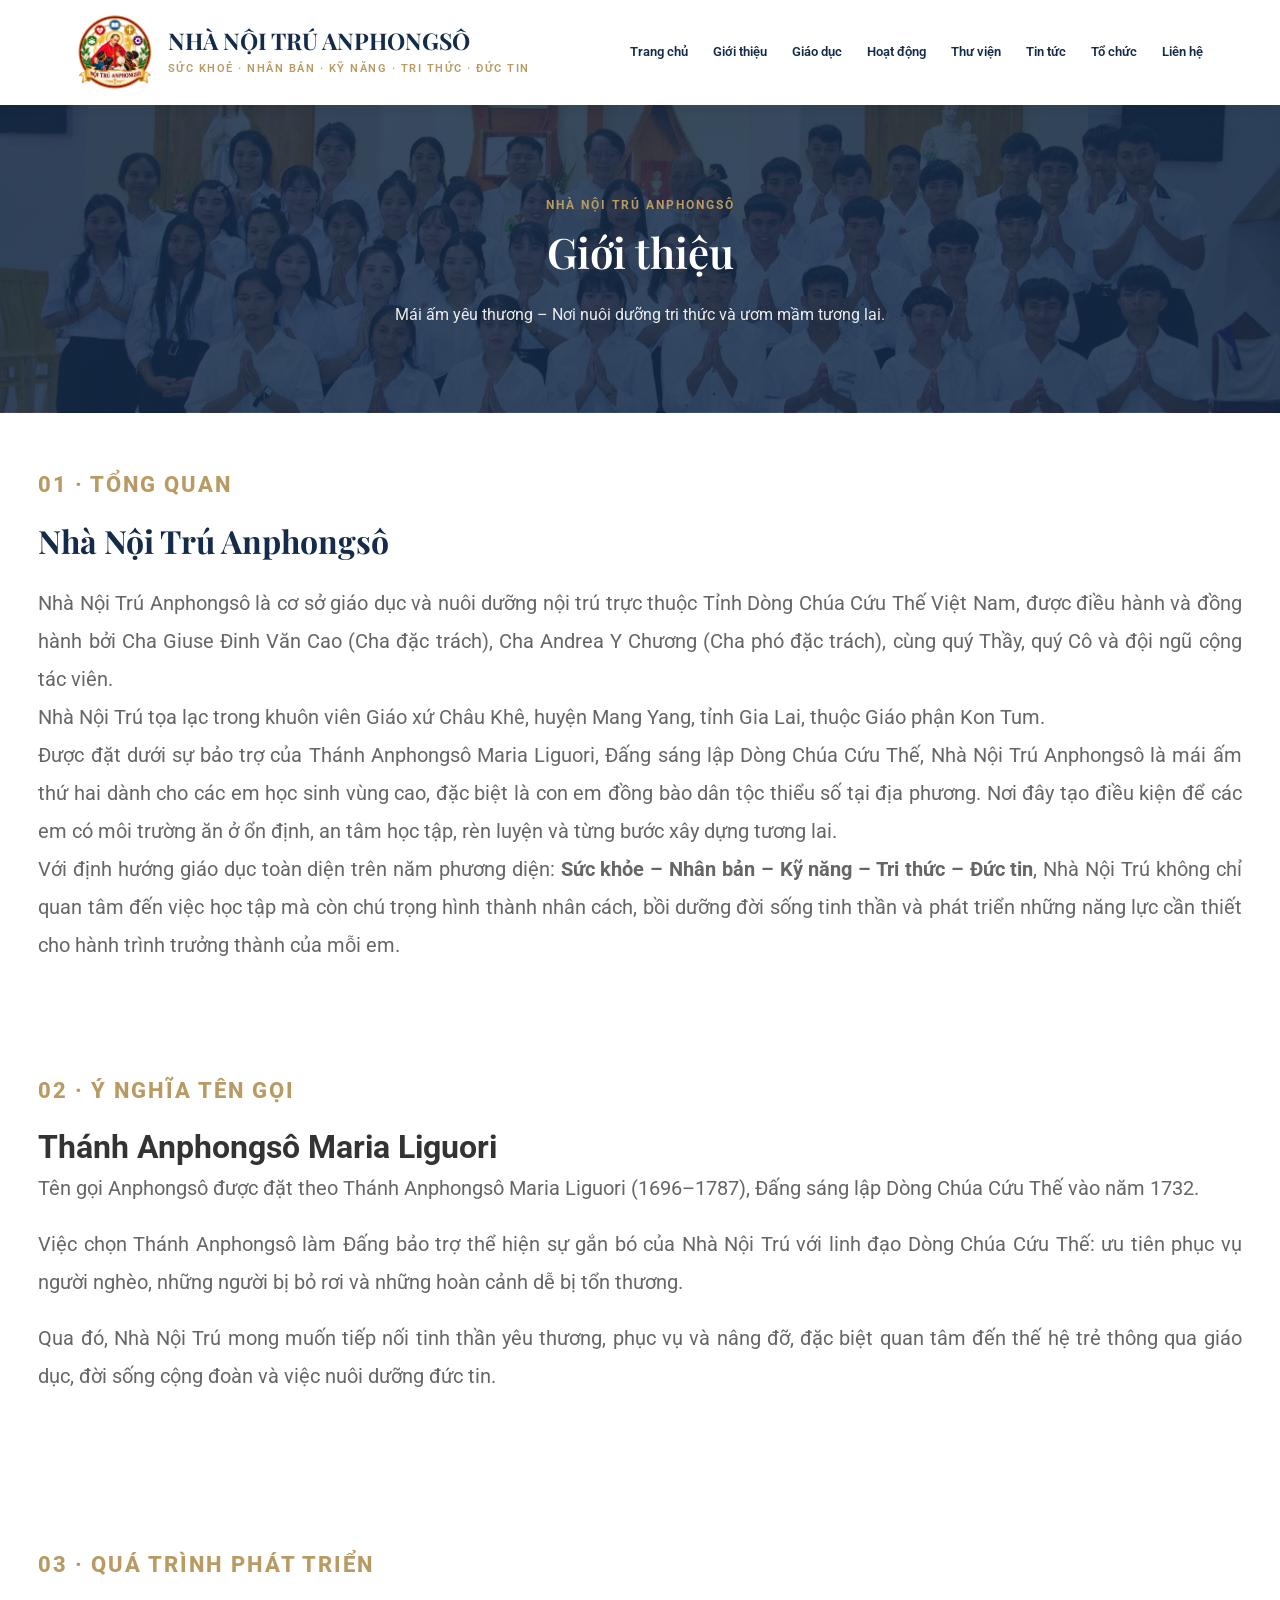
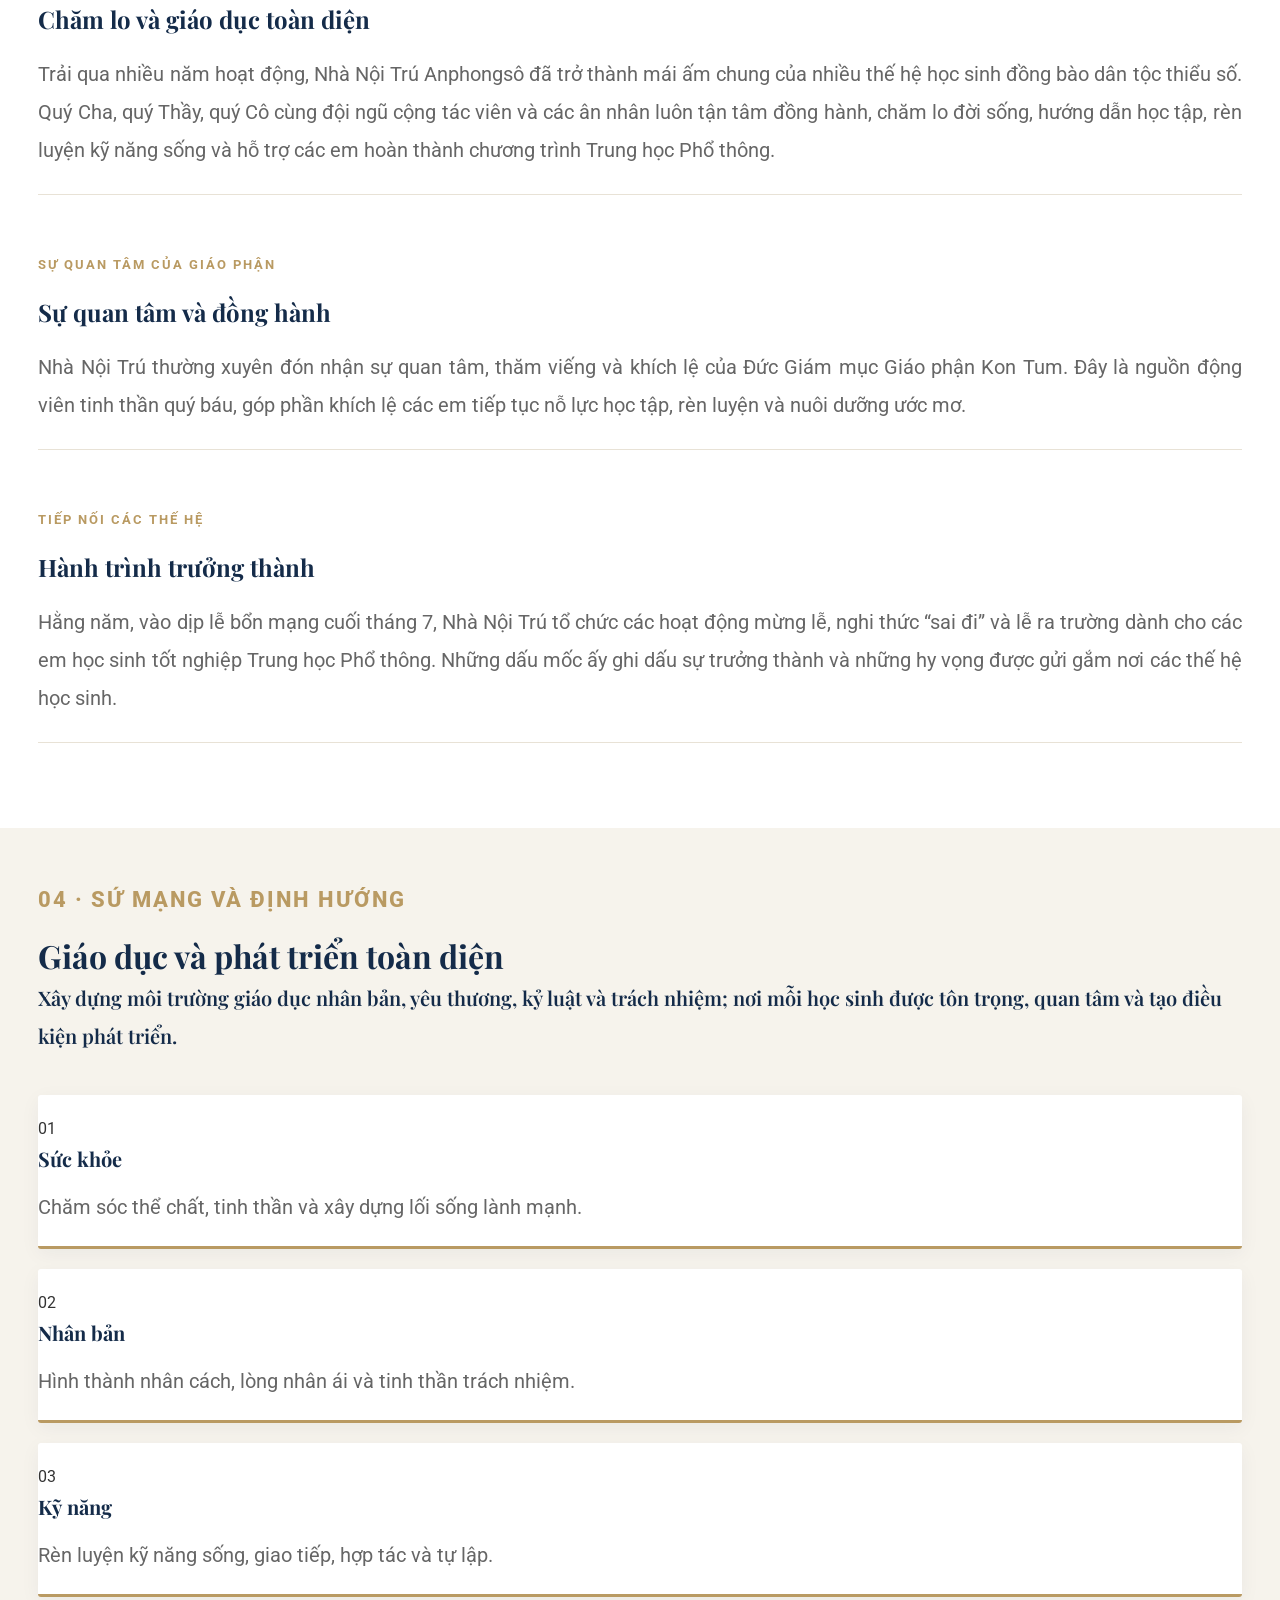
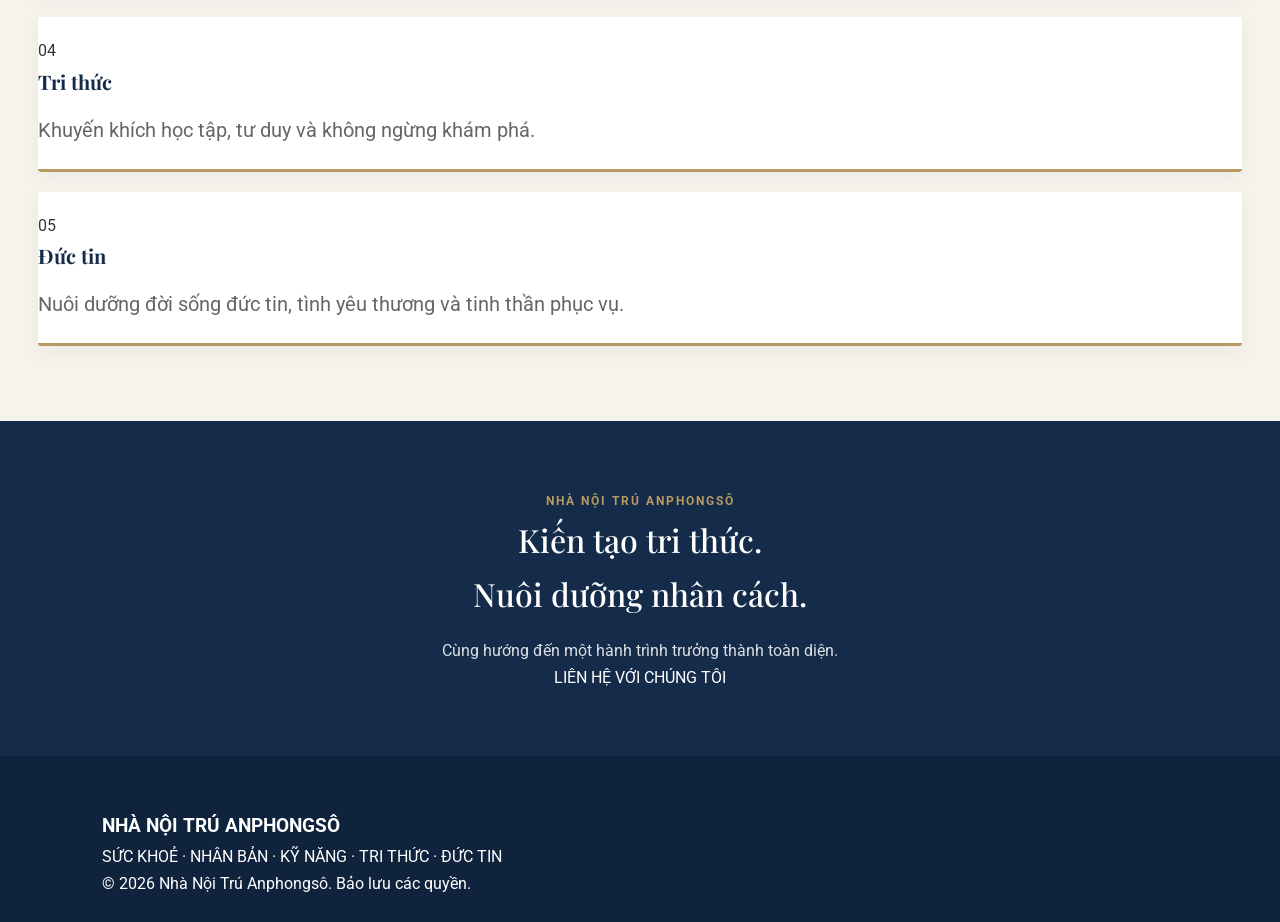
<file: about.html>
<!DOCTYPE html>
<html lang="vi">
<head>
    <meta charset="UTF-8">
    <meta name="viewport" content="width=device-width, initial-scale=1.0">
    <meta name="description" content="Giới thiệu Nhà Nội Trú Anphongsô, cơ sở giáo dục và nuôi dưỡng nội trú trực thuộc Tỉnh Dòng Chúa Cứu Thế Việt Nam.">
    <title>Giới thiệu | Nhà Nội Trú Anphongsô</title>
    <link rel="stylesheet" href="css/style.css">
</head>

<body>

<header class="header">
    <div class="brand">
        <img src="images/logo-anphongso.png"
             alt="Logo Nhà Nội Trú Anphongsô"
             class="logo-img">
        <div>
            <h1>NHÀ NỘI TRÚ ANPHONGSÔ</h1>
            <p>SỨC KHOẺ · NHÂN BẢN · KỸ NĂNG · TRI THỨC · ĐỨC TIN</p>
        </div>
    </div>

    <button class="menu-toggle" id="menuToggle"
            aria-label="Mở menu" aria-expanded="false"
            aria-controls="navigation">☰</button>

    <nav id="navigation">
        <a href="index.html">Trang chủ</a>
        <a href="about.html">Giới thiệu</a>
        <a href="education.html">Giáo dục</a>
        <a href="activities.html">Hoạt động</a>
        <a href="library.html">Thư viện</a>
        <a href="news.html">Tin tức</a>
        <a href="team.html">Tổ chức</a>
        <a href="contact.html">Liên hệ</a>
    </nav>
</header>

<main>

    <section class="page-banner">
        <span class="section-label">NHÀ NỘI TRÚ ANPHONGSÔ</span>
        <h2>Giới thiệu</h2>
        <p>Mái ấm yêu thương – Nơi nuôi dưỡng tri thức và ươm mầm tương lai.</p>
    </section>

    <section class="intro">
        <span class="section-label">01 · TỔNG QUAN</span>
        <h2>Nhà Nội Trú Anphongsô</h2>

        <p>
            Nhà Nội Trú Anphongsô là cơ sở giáo dục và nuôi dưỡng nội trú
            trực thuộc Tỉnh Dòng Chúa Cứu Thế Việt Nam, được điều hành và
            đồng hành bởi Cha Giuse Đinh Văn Cao (Cha đặc trách),
            Cha Andrea Y Chương (Cha phó đặc trách), cùng quý Thầy,
            quý Cô và đội ngũ cộng tác viên.
        </p>

        <p>
            Nhà Nội Trú tọa lạc trong khuôn viên Giáo xứ Châu Khê,
            huyện Mang Yang, tỉnh Gia Lai, thuộc Giáo phận Kon Tum.
        </p>

        <p>
            Được đặt dưới sự bảo trợ của Thánh Anphongsô Maria Liguori,
            Đấng sáng lập Dòng Chúa Cứu Thế, Nhà Nội Trú Anphongsô là
            mái ấm thứ hai dành cho các em học sinh vùng cao, đặc biệt
            là con em đồng bào dân tộc thiểu số tại địa phương.
            Nơi đây tạo điều kiện để các em có môi trường ăn ở ổn định,
            an tâm học tập, rèn luyện và từng bước xây dựng tương lai.
        </p>

        <p>
            Với định hướng giáo dục toàn diện trên năm phương diện:
            <strong>Sức khỏe – Nhân bản – Kỹ năng – Tri thức – Đức tin</strong>,
            Nhà Nội Trú không chỉ quan tâm đến việc học tập mà còn chú trọng
            hình thành nhân cách, bồi dưỡng đời sống tinh thần và phát triển
            những năng lực cần thiết cho hành trình trưởng thành của mỗi em.
        </p>
    </section>

    <section class="about-section">
        <div class="about-content">
            <span class="section-label">02 · Ý NGHĨA TÊN GỌI</span>
            <h2>Thánh Anphongsô Maria Liguori</h2>

            <p>
                Tên gọi Anphongsô được đặt theo Thánh Anphongsô Maria
                Liguori (1696–1787), Đấng sáng lập Dòng Chúa Cứu Thế
                vào năm 1732.
            </p>

            <p>
                Việc chọn Thánh Anphongsô làm Đấng bảo trợ thể hiện
                sự gắn bó của Nhà Nội Trú với linh đạo Dòng Chúa Cứu Thế:
                ưu tiên phục vụ người nghèo, những người bị bỏ rơi
                và những hoàn cảnh dễ bị tổn thương.
            </p>

            <p>
                Qua đó, Nhà Nội Trú mong muốn tiếp nối tinh thần yêu thương,
                phục vụ và nâng đỡ, đặc biệt quan tâm đến thế hệ trẻ
                thông qua giáo dục, đời sống cộng đoàn và việc nuôi dưỡng
                đức tin.
            </p>
        </div>
    </section>

    <section class="vision-mission">

        <div class="vision-card">
            <span class="section-label">03 · QUÁ TRÌNH PHÁT TRIỂN</span>
            <h3>Chăm lo và giáo dục toàn diện</h3>
            <p>
                Trải qua nhiều năm hoạt động, Nhà Nội Trú Anphongsô
                đã trở thành mái ấm chung của nhiều thế hệ học sinh
                đồng bào dân tộc thiểu số. Quý Cha, quý Thầy, quý Cô
                cùng đội ngũ cộng tác viên và các ân nhân luôn tận tâm
                đồng hành, chăm lo đời sống, hướng dẫn học tập,
                rèn luyện kỹ năng sống và hỗ trợ các em hoàn thành
                chương trình Trung học Phổ thông.
            </p>
        </div>

        <div class="vision-card">
            <span class="section-label">SỰ QUAN TÂM CỦA GIÁO PHẬN</span>
            <h3>Sự quan tâm và đồng hành</h3>
            <p>
                Nhà Nội Trú thường xuyên đón nhận sự quan tâm,
                thăm viếng và khích lệ của Đức Giám mục Giáo phận Kon Tum.
                Đây là nguồn động viên tinh thần quý báu, góp phần
                khích lệ các em tiếp tục nỗ lực học tập, rèn luyện
                và nuôi dưỡng ước mơ.
            </p>
        </div>

        <div class="vision-card">
            <span class="section-label">TIẾP NỐI CÁC THẾ HỆ</span>
            <h3>Hành trình trưởng thành</h3>
            <p>
                Hằng năm, vào dịp lễ bổn mạng cuối tháng 7,
                Nhà Nội Trú tổ chức các hoạt động mừng lễ,
                nghi thức “sai đi” và lễ ra trường dành cho
                các em học sinh tốt nghiệp Trung học Phổ thông.
                Những dấu mốc ấy ghi dấu sự trưởng thành và
                những hy vọng được gửi gắm nơi các thế hệ học sinh.
            </p>
        </div>

    </section>

    <section class="core-values">
        <div class="section-heading">
            <span class="section-label">04 · SỨ MẠNG VÀ ĐỊNH HƯỚNG</span>
            <h2>Giáo dục và phát triển toàn diện</h2>
            <p>
                Xây dựng môi trường giáo dục nhân bản, yêu thương,
                kỷ luật và trách nhiệm; nơi mỗi học sinh được tôn trọng,
                quan tâm và tạo điều kiện phát triển.
            </p>
        </div>

        <div class="values-grid">

            <article class="value-card">
                <span>01</span>
                <h3>Sức khỏe</h3>
                <p>Chăm sóc thể chất, tinh thần và xây dựng lối sống lành mạnh.</p>
            </article>

            <article class="value-card">
                <span>02</span>
                <h3>Nhân bản</h3>
                <p>Hình thành nhân cách, lòng nhân ái và tinh thần trách nhiệm.</p>
            </article>

            <article class="value-card">
                <span>03</span>
                <h3>Kỹ năng</h3>
                <p>Rèn luyện kỹ năng sống, giao tiếp, hợp tác và tự lập.</p>
            </article>

            <article class="value-card">
                <span>04</span>
                <h3>Tri thức</h3>
                <p>Khuyến khích học tập, tư duy và không ngừng khám phá.</p>
            </article>

            <article class="value-card">
                <span>05</span>
                <h3>Đức tin</h3>
                <p>Nuôi dưỡng đời sống đức tin, tình yêu thương và tinh thần phục vụ.</p>
            </article>

        </div>
    </section>

    <section class="closing-message">
        <span class="section-label">NHÀ NỘI TRÚ ANPHONGSÔ</span>
        <h2>Kiến tạo tri thức.<br>Nuôi dưỡng nhân cách.</h2>
        <p>
            Cùng hướng đến một hành trình trưởng thành toàn diện.
        </p>
        <a href="contact.html" class="btn">LIÊN HỆ VỚI CHÚNG TÔI</a>
    </section>

</main>

<footer>
    <h3>NHÀ NỘI TRÚ ANPHONGSÔ</h3>
    <p>SỨC KHOẺ · NHÂN BẢN · KỸ NĂNG · TRI THỨC · ĐỨC TIN</p>
    <p>© 2026 Nhà Nội Trú Anphongsô. Bảo lưu các quyền.</p>
</footer>

<script src="js/main.js"></script>
</body>
</html>
</file>
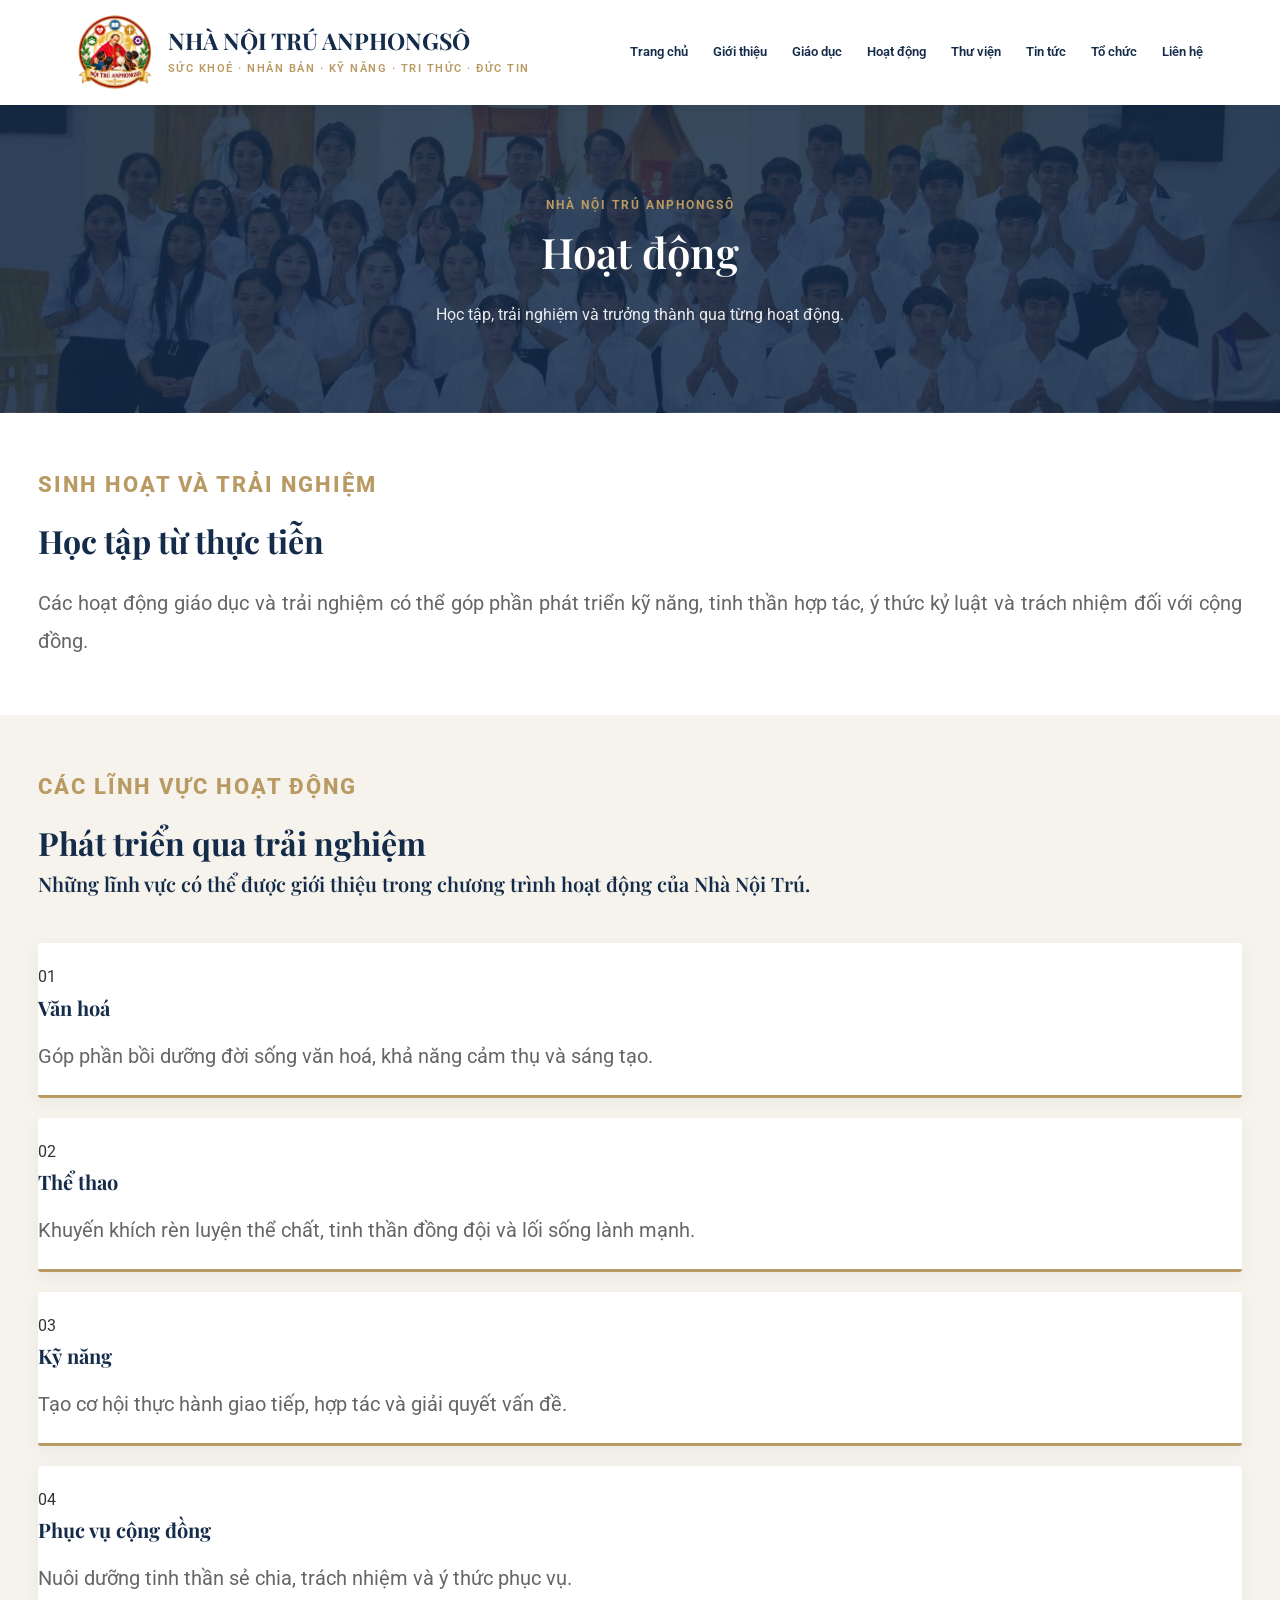
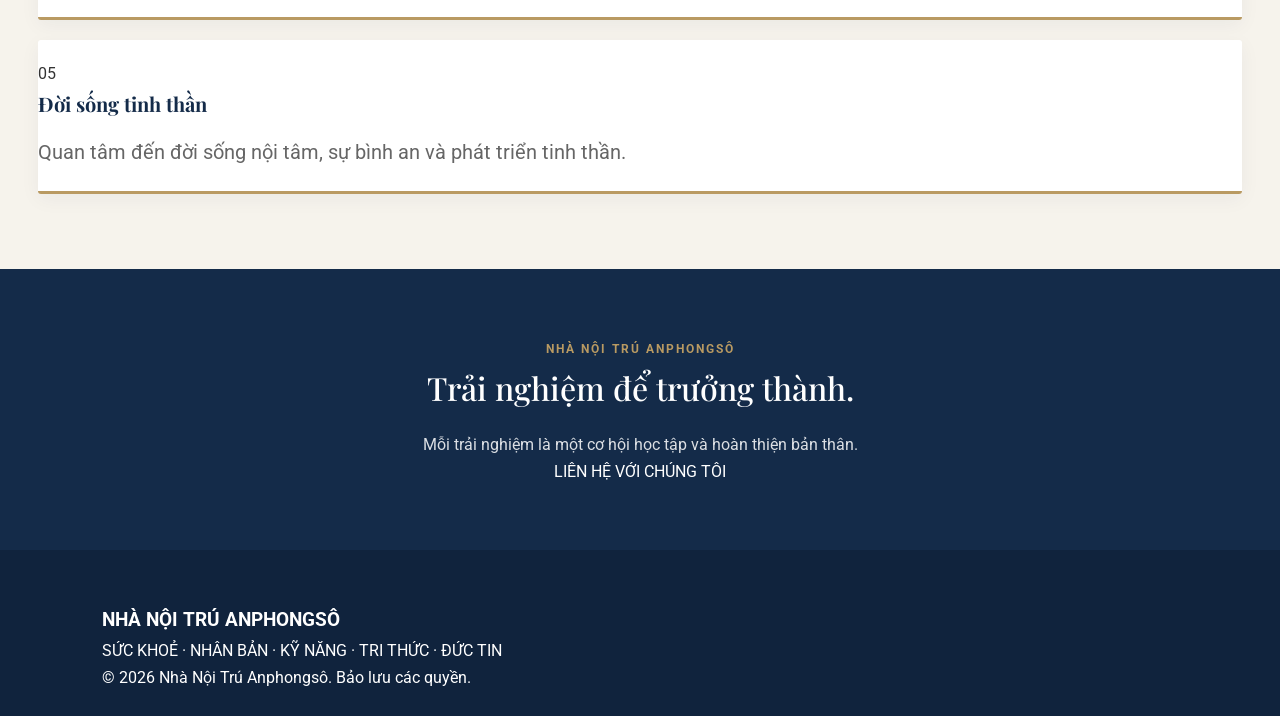
<file: activities.html>
<!DOCTYPE html>
<html lang="vi">
<head>
    <meta charset="UTF-8">
    <meta name="viewport" content="width=device-width, initial-scale=1.0">
    <meta name="description" content="Các hoạt động tại Nhà Nội Trú Anphongsô.">
    <title>Hoạt động | Nhà Nội Trú Anphongsô</title>
    <link rel="stylesheet" href="css/style.css">
</head>
<body>

<header class="header">
    <div class="brand">
        <img src="images/logo-anphongso.png"
             alt="Logo Nhà Nội Trú Anphongsô"
             class="logo-img">
        <div>
            <h1>NHÀ NỘI TRÚ ANPHONGSÔ</h1>
            <p>SỨC KHOẺ · NHÂN BẢN · KỸ NĂNG · TRI THỨC · ĐỨC TIN</p>
        </div>
    </div>

    <button class="menu-toggle" id="menuToggle"
            aria-label="Mở menu" aria-expanded="false"
            aria-controls="navigation">☰</button>

    <nav id="navigation">
        <a href="index.html">Trang chủ</a>
        <a href="about.html">Giới thiệu</a>
        <a href="education.html">Giáo dục</a>
        <a href="activities.html">Hoạt động</a>
        <a href="library.html">Thư viện</a>
        <a href="news.html">Tin tức</a>
        <a href="team.html">Tổ chức</a>
        <a href="contact.html">Liên hệ</a>
    </nav>
</header>

<main>

    <section class="page-banner">
        <span class="section-label">NHÀ NỘI TRÚ ANPHONGSÔ</span>
        <h2>Hoạt động</h2>
        <p>Học tập, trải nghiệm và trưởng thành qua từng hoạt động.</p>
    </section>

    <section class="intro">
        <span class="section-label">SINH HOẠT VÀ TRẢI NGHIỆM</span>
        <h2>Học tập từ thực tiễn</h2>
        <p>
            Các hoạt động giáo dục và trải nghiệm có thể góp phần
            phát triển kỹ năng, tinh thần hợp tác, ý thức kỷ luật
            và trách nhiệm đối với cộng đồng.
        </p>
    </section>

    <section class="core-values">
        <div class="section-heading">
            <span class="section-label">CÁC LĨNH VỰC HOẠT ĐỘNG</span>
            <h2>Phát triển qua trải nghiệm</h2>
            <p>
                Những lĩnh vực có thể được giới thiệu
                trong chương trình hoạt động của Nhà Nội Trú.
            </p>
        </div>

        <div class="values-grid">

            <article class="value-card">
                <span>01</span>
                <h3>Văn hoá</h3>
                <p>
                    Góp phần bồi dưỡng đời sống văn hoá,
                    khả năng cảm thụ và sáng tạo.
                </p>
            </article>

            <article class="value-card">
                <span>02</span>
                <h3>Thể thao</h3>
                <p>
                    Khuyến khích rèn luyện thể chất,
                    tinh thần đồng đội và lối sống lành mạnh.
                </p>
            </article>

            <article class="value-card">
                <span>03</span>
                <h3>Kỹ năng</h3>
                <p>
                    Tạo cơ hội thực hành giao tiếp,
                    hợp tác và giải quyết vấn đề.
                </p>
            </article>

            <article class="value-card">
                <span>04</span>
                <h3>Phục vụ cộng đồng</h3>
                <p>
                    Nuôi dưỡng tinh thần sẻ chia,
                    trách nhiệm và ý thức phục vụ.
                </p>
            </article>

            <article class="value-card">
                <span>05</span>
                <h3>Đời sống tinh thần</h3>
                <p>
                    Quan tâm đến đời sống nội tâm,
                    sự bình an và phát triển tinh thần.
                </p>
            </article>

        </div>
    </section>

    <section class="closing-message">
        <span class="section-label">NHÀ NỘI TRÚ ANPHONGSÔ</span>
        <h2>Trải nghiệm để trưởng thành.</h2>
        <p>
            Mỗi trải nghiệm là một cơ hội học tập
            và hoàn thiện bản thân.
        </p>
        <a href="contact.html" class="btn">LIÊN HỆ VỚI CHÚNG TÔI</a>
    </section>

</main>

<footer>
    <h3>NHÀ NỘI TRÚ ANPHONGSÔ</h3>
    <p>SỨC KHOẺ · NHÂN BẢN · KỸ NĂNG · TRI THỨC · ĐỨC TIN</p>
    <p>© 2026 Nhà Nội Trú Anphongsô. Bảo lưu các quyền.</p>
</footer>

<script src="js/main.js"></script>
</body>
</html>
</file>
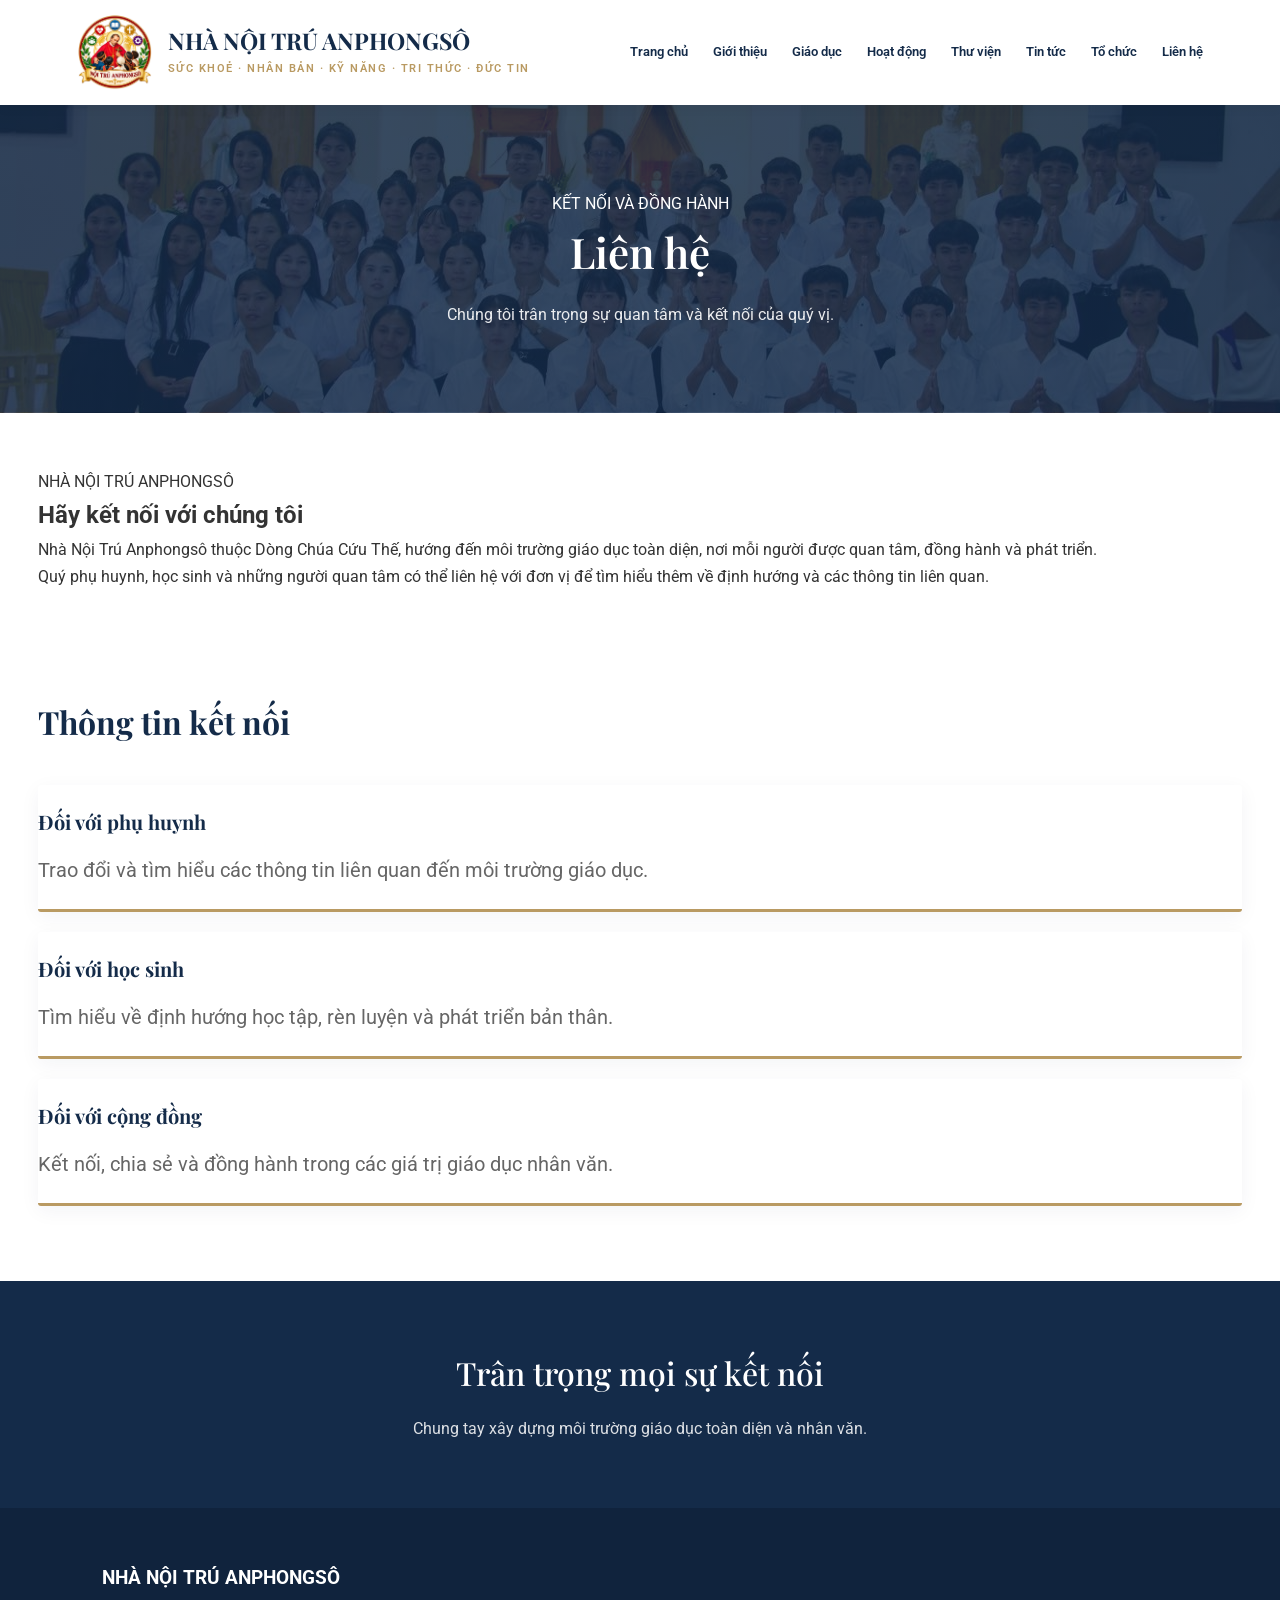
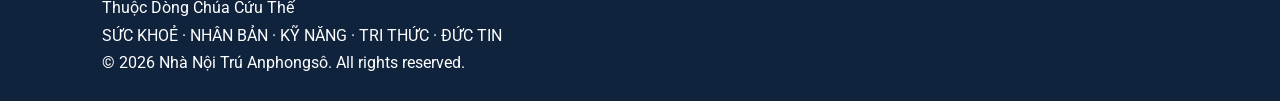
<file: contact.html>
<!DOCTYPE html>
<html lang="vi">
<head>
    <meta charset="UTF-8">
    <meta name="viewport" content="width=device-width, initial-scale=1.0">
    <meta name="description" content="Thông tin liên hệ Nhà Nội Trú Anphongsô">
    <title>Liên hệ | Nhà Nội Trú Anphongsô</title>
    <link rel="stylesheet" href="css/style.css">
</head>

<body>

<header class="header">
    <div class="brand">
        <img src="images/logo-anphongso.png"
             alt="Logo Nhà Nội Trú Anphongsô"
             class="logo-img">
        <div>
            <h1>NHÀ NỘI TRÚ ANPHONGSÔ</h1>
            <p>SỨC KHOẺ · NHÂN BẢN · KỸ NĂNG · TRI THỨC · ĐỨC TIN</p>
        </div>
    </div>

    <button class="menu-toggle" id="menuToggle"
            aria-label="Mở menu" aria-expanded="false"
            aria-controls="navigation">☰</button>

    <nav id="navigation">
        <a href="index.html">Trang chủ</a>
        <a href="about.html">Giới thiệu</a>
        <a href="education.html">Giáo dục</a>
        <a href="activities.html">Hoạt động</a>
        <a href="library.html">Thư viện</a>
        <a href="news.html">Tin tức</a>
        <a href="team.html">Tổ chức</a>
        <a href="contact.html">Liên hệ</a>
    </nav>
</header>

<main>
    <section class="page-banner">
        <div>
            <span class="eyebrow">KẾT NỐI VÀ ĐỒNG HÀNH</span>
            <h2>Liên hệ</h2>
            <p>Chúng tôi trân trọng sự quan tâm và kết nối của quý vị.</p>
        </div>
    </section>

    <section class="about-section">
        <div>
            <span class="eyebrow">NHÀ NỘI TRÚ ANPHONGSÔ</span>
            <h2>Hãy kết nối với chúng tôi</h2>
            <p>
                Nhà Nội Trú Anphongsô thuộc Dòng Chúa Cứu Thế,
                hướng đến môi trường giáo dục toàn diện,
                nơi mỗi người được quan tâm, đồng hành
                và phát triển.
            </p>
            <p>
                Quý phụ huynh, học sinh và những người quan tâm
                có thể liên hệ với đơn vị để tìm hiểu thêm
                về định hướng và các thông tin liên quan.
            </p>
        </div>
    </section>

    <section class="intro">
        <div>
            <h2>Thông tin kết nối</h2>

            <div class="values-grid">
                <article class="value-card">
                    <h3>Đối với phụ huynh</h3>
                    <p>Trao đổi và tìm hiểu các thông tin liên quan đến môi trường giáo dục.</p>
                </article>

                <article class="value-card">
                    <h3>Đối với học sinh</h3>
                    <p>Tìm hiểu về định hướng học tập, rèn luyện và phát triển bản thân.</p>
                </article>

                <article class="value-card">
                    <h3>Đối với cộng đồng</h3>
                    <p>Kết nối, chia sẻ và đồng hành trong các giá trị giáo dục nhân văn.</p>
                </article>
            </div>
        </div>
    </section>

    <section class="closing-message">
        <h2>Trân trọng mọi sự kết nối</h2>
        <p>Chung tay xây dựng môi trường giáo dục toàn diện và nhân văn.</p>
    </section>
</main>

<footer class="footer">
    <h3>NHÀ NỘI TRÚ ANPHONGSÔ</h3>
    <p>Thuộc Dòng Chúa Cứu Thế</p>
    <p>SỨC KHOẺ · NHÂN BẢN · KỸ NĂNG · TRI THỨC · ĐỨC TIN</p>
    <p>© 2026 Nhà Nội Trú Anphongsô. All rights reserved.</p>
</footer>

<script src="js/main.js"></script>
</body>
</html>
</file>
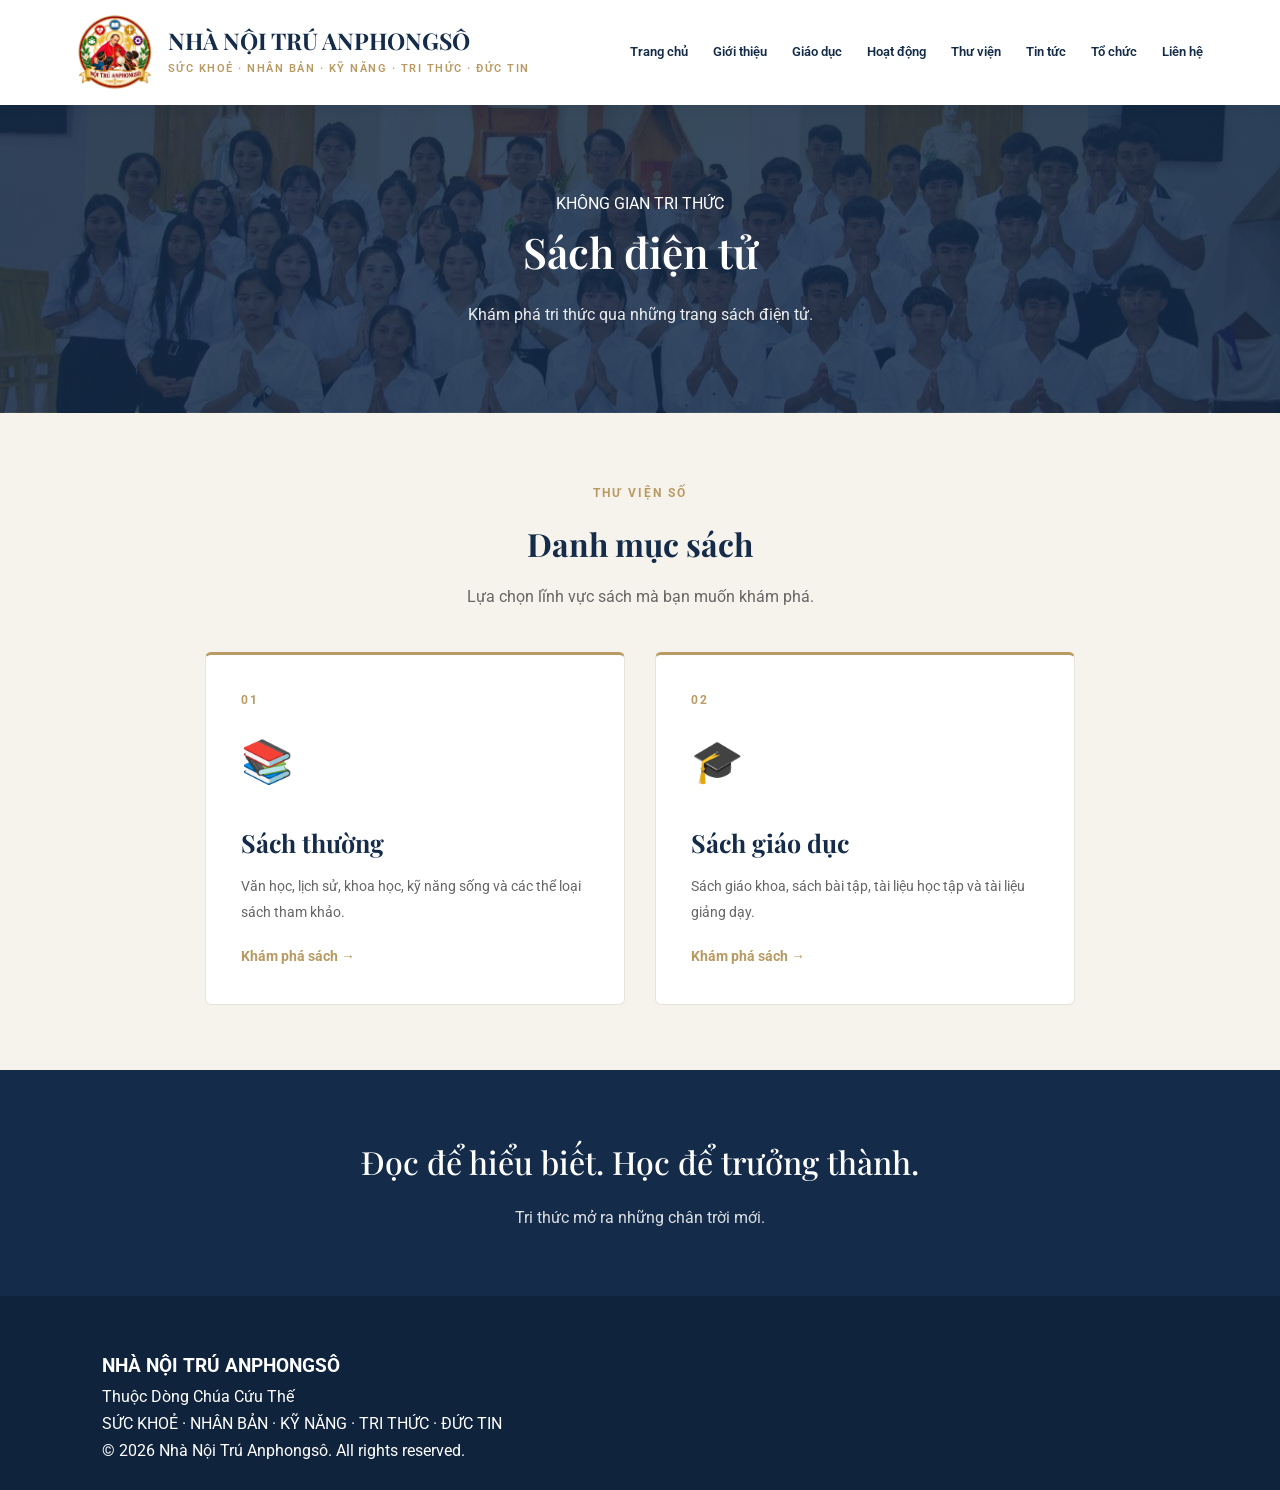
<file: ebooks.html>
<!DOCTYPE html>
<html lang="vi">
<head>
    <meta charset="UTF-8">
    <meta name="viewport" content="width=device-width, initial-scale=1.0">
    <meta name="description" content="Sách điện tử Nhà Nội Trú Anphongsô">
    <title>Sách điện tử | Nhà Nội Trú Anphongsô</title>
    <link rel="stylesheet" href="css/style.css">
</head>

<body>

<header class="header">
    <div class="brand">
        <img src="images/logo-anphongso.png"
             alt="Logo Nhà Nội Trú Anphongsô"
             class="logo-img">
        <div>
            <h1>NHÀ NỘI TRÚ ANPHONGSÔ</h1>
            <p>SỨC KHOẺ · NHÂN BẢN · KỸ NĂNG · TRI THỨC · ĐỨC TIN</p>
        </div>
    </div>

    <button class="menu-toggle" id="menuToggle"
            aria-label="Mở menu" aria-expanded="false"
            aria-controls="navigation">☰</button>

    <nav id="navigation">
        <a href="index.html">Trang chủ</a>
        <a href="about.html">Giới thiệu</a>
        <a href="education.html">Giáo dục</a>
        <a href="activities.html">Hoạt động</a>
        <a href="library.html">Thư viện</a>
        <a href="news.html">Tin tức</a>
        <a href="team.html">Tổ chức</a>
        <a href="contact.html">Liên hệ</a>
    </nav>
</header>

<main>
    <section class="page-banner">
        <div>
            <span class="eyebrow">KHÔNG GIAN TRI THỨC</span>
            <h2>Sách điện tử</h2>
            <p>Khám phá tri thức qua những trang sách điện tử.</p>
        </div>
    </section>

    <section class="ebook-categories">
        <div class="library-heading">
            <span class="section-label">THƯ VIỆN SỐ</span>
            <h2>Danh mục sách</h2>
            <p>Lựa chọn lĩnh vực sách mà bạn muốn khám phá.</p>
        </div>

        <div class="ebook-grid">

            <a href="sach-thuong.html" class="ebook-card">
                <span class="ebook-number">01</span>
                <div class="ebook-icon">📚</div>
                <h3>Sách thường</h3>
                <p>
                    Văn học, lịch sử, khoa học, kỹ năng sống
                    và các thể loại sách tham khảo.
                </p>
                <span class="ebook-link">Khám phá sách →</span>
            </a>

            <a href="sach-giao-duc.html" class="ebook-card">
                <span class="ebook-number">02</span>
                <div class="ebook-icon">🎓</div>
                <h3>Sách giáo dục</h3>
                <p>
                    Sách giáo khoa, sách bài tập,
                    tài liệu học tập và tài liệu giảng dạy.
                </p>
                <span class="ebook-link">Khám phá sách →</span>
            </a>

        </div>
    </section>

    <section class="closing-message">
        <h2>Đọc để hiểu biết. Học để trưởng thành.</h2>
        <p>Tri thức mở ra những chân trời mới.</p>
    </section>
</main>

<footer class="footer">
    <h3>NHÀ NỘI TRÚ ANPHONGSÔ</h3>
    <p>Thuộc Dòng Chúa Cứu Thế</p>
    <p>SỨC KHOẺ · NHÂN BẢN · KỸ NĂNG · TRI THỨC · ĐỨC TIN</p>
    <p>© 2026 Nhà Nội Trú Anphongsô. All rights reserved.</p>
</footer>

<script src="js/main.js"></script>
</body>
</html>
</file>
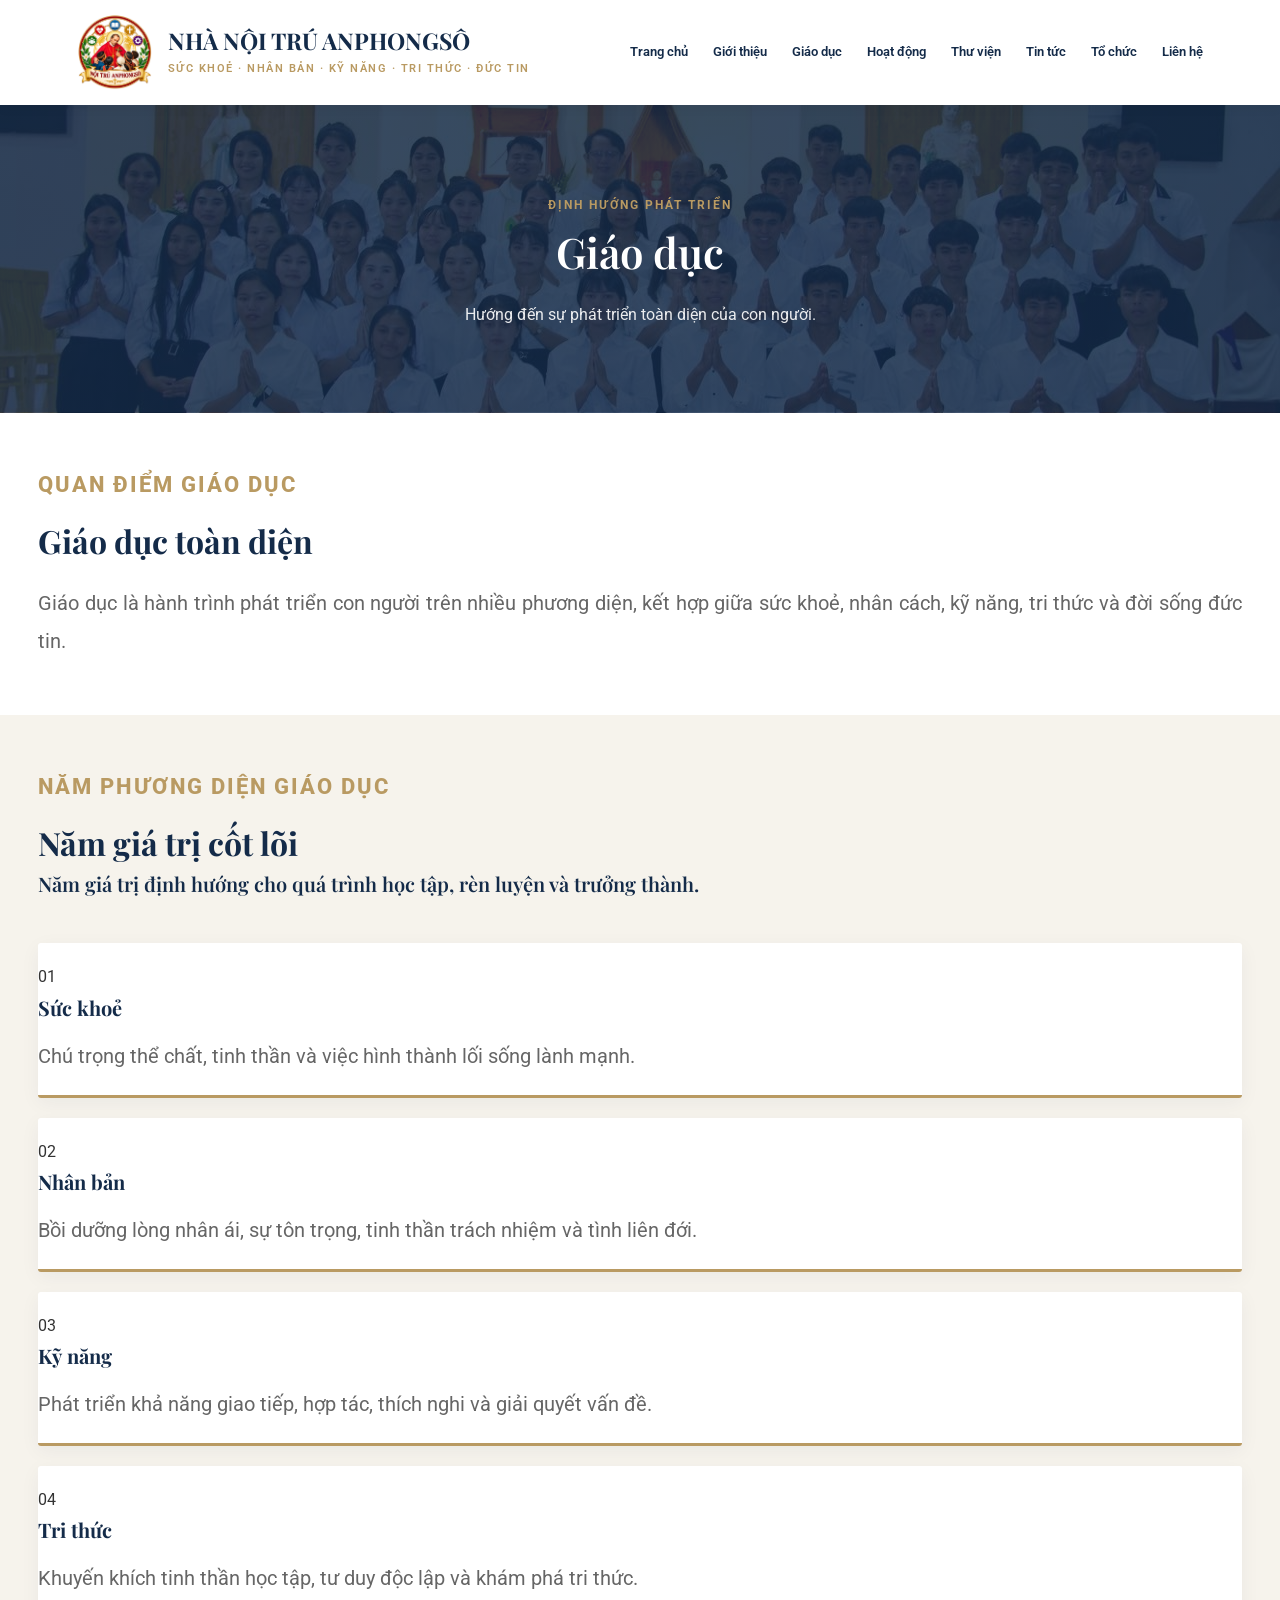
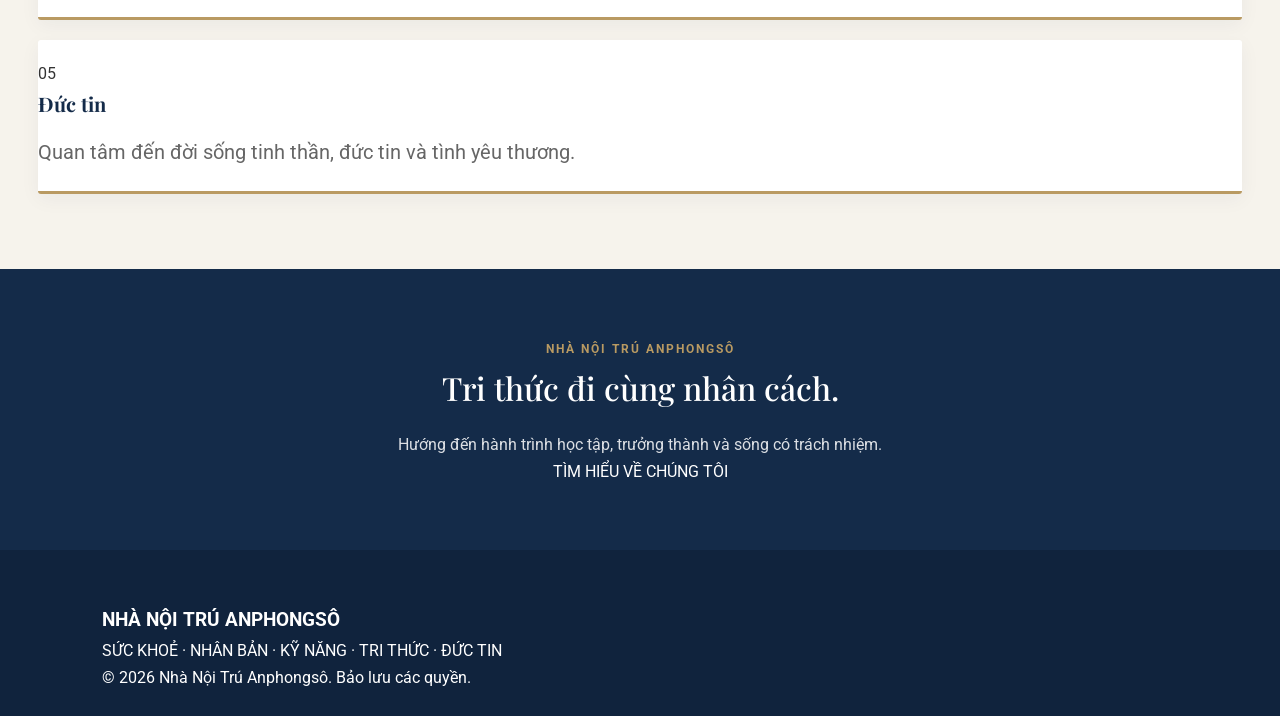
<file: education.html>
<!DOCTYPE html>
<html lang="vi">
<head>
    <meta charset="UTF-8">
    <meta name="viewport" content="width=device-width, initial-scale=1.0">
    <meta name="description" content="Định hướng giáo dục tại Nhà Nội Trú Anphongsô.">
    <title>Giáo dục | Nhà Nội Trú Anphongsô</title>
    <link rel="stylesheet" href="css/style.css">
</head>

<body>

<header class="header">
    <div class="brand">
        <img src="images/logo-anphongso.png"
             alt="Logo Nhà Nội Trú Anphongsô"
             class="logo-img">
        <div>
            <h1>NHÀ NỘI TRÚ ANPHONGSÔ</h1>
            <p>SỨC KHOẺ · NHÂN BẢN · KỸ NĂNG · TRI THỨC · ĐỨC TIN</p>
        </div>
    </div>

    <button class="menu-toggle" id="menuToggle"
            aria-label="Mở menu" aria-expanded="false"
            aria-controls="navigation">☰</button>

    <nav id="navigation">
        <a href="index.html">Trang chủ</a>
        <a href="about.html">Giới thiệu</a>
        <a href="education.html">Giáo dục</a>
        <a href="activities.html">Hoạt động</a>
        <a href="library.html">Thư viện</a>
        <a href="news.html">Tin tức</a>
        <a href="team.html">Tổ chức</a>
        <a href="contact.html">Liên hệ</a>
    </nav>
</header>

<main>

    <section class="page-banner">
        <span class="section-label">ĐỊNH HƯỚNG PHÁT TRIỂN</span>
        <h2>Giáo dục</h2>
        <p>Hướng đến sự phát triển toàn diện của con người.</p>
    </section>

    <section class="intro">
        <span class="section-label">QUAN ĐIỂM GIÁO DỤC</span>
        <h2>Giáo dục toàn diện</h2>
        <p>
            Giáo dục là hành trình phát triển con người
            trên nhiều phương diện, kết hợp giữa sức khoẻ,
            nhân cách, kỹ năng, tri thức và đời sống đức tin.
        </p>
    </section>

    <section class="core-values">

        <div class="section-heading">
            <span class="section-label">NĂM PHƯƠNG DIỆN GIÁO DỤC</span>
            <h2>Năm giá trị cốt lõi</h2>
            <p>
                Năm giá trị định hướng cho quá trình học tập,
                rèn luyện và trưởng thành.
            </p>
        </div>

        <div class="values-grid">

            <article class="value-card">
                <span>01</span>
                <h3>Sức khoẻ</h3>
                <p>
                    Chú trọng thể chất, tinh thần
                    và việc hình thành lối sống lành mạnh.
                </p>
            </article>

            <article class="value-card">
                <span>02</span>
                <h3>Nhân bản</h3>
                <p>
                    Bồi dưỡng lòng nhân ái, sự tôn trọng,
                    tinh thần trách nhiệm và tình liên đới.
                </p>
            </article>

            <article class="value-card">
                <span>03</span>
                <h3>Kỹ năng</h3>
                <p>
                    Phát triển khả năng giao tiếp,
                    hợp tác, thích nghi và giải quyết vấn đề.
                </p>
            </article>

            <article class="value-card">
                <span>04</span>
                <h3>Tri thức</h3>
                <p>
                    Khuyến khích tinh thần học tập,
                    tư duy độc lập và khám phá tri thức.
                </p>
            </article>

            <article class="value-card">
                <span>05</span>
                <h3>Đức tin</h3>
                <p>
                    Quan tâm đến đời sống tinh thần,
                    đức tin và tình yêu thương.
                </p>
            </article>

        </div>
    </section>

    <section class="closing-message">
        <span class="section-label">NHÀ NỘI TRÚ ANPHONGSÔ</span>
        <h2>Tri thức đi cùng nhân cách.</h2>
        <p>
            Hướng đến hành trình học tập,
            trưởng thành và sống có trách nhiệm.
        </p>
        <a href="about.html" class="btn">TÌM HIỂU VỀ CHÚNG TÔI</a>
    </section>

</main>

<footer>
    <h3>NHÀ NỘI TRÚ ANPHONGSÔ</h3>
    <p>SỨC KHOẺ · NHÂN BẢN · KỸ NĂNG · TRI THỨC · ĐỨC TIN</p>
    <p>© 2026 Nhà Nội Trú Anphongsô. Bảo lưu các quyền.</p>
</footer>

<script src="js/main.js"></script>
</body>
</html>
</file>
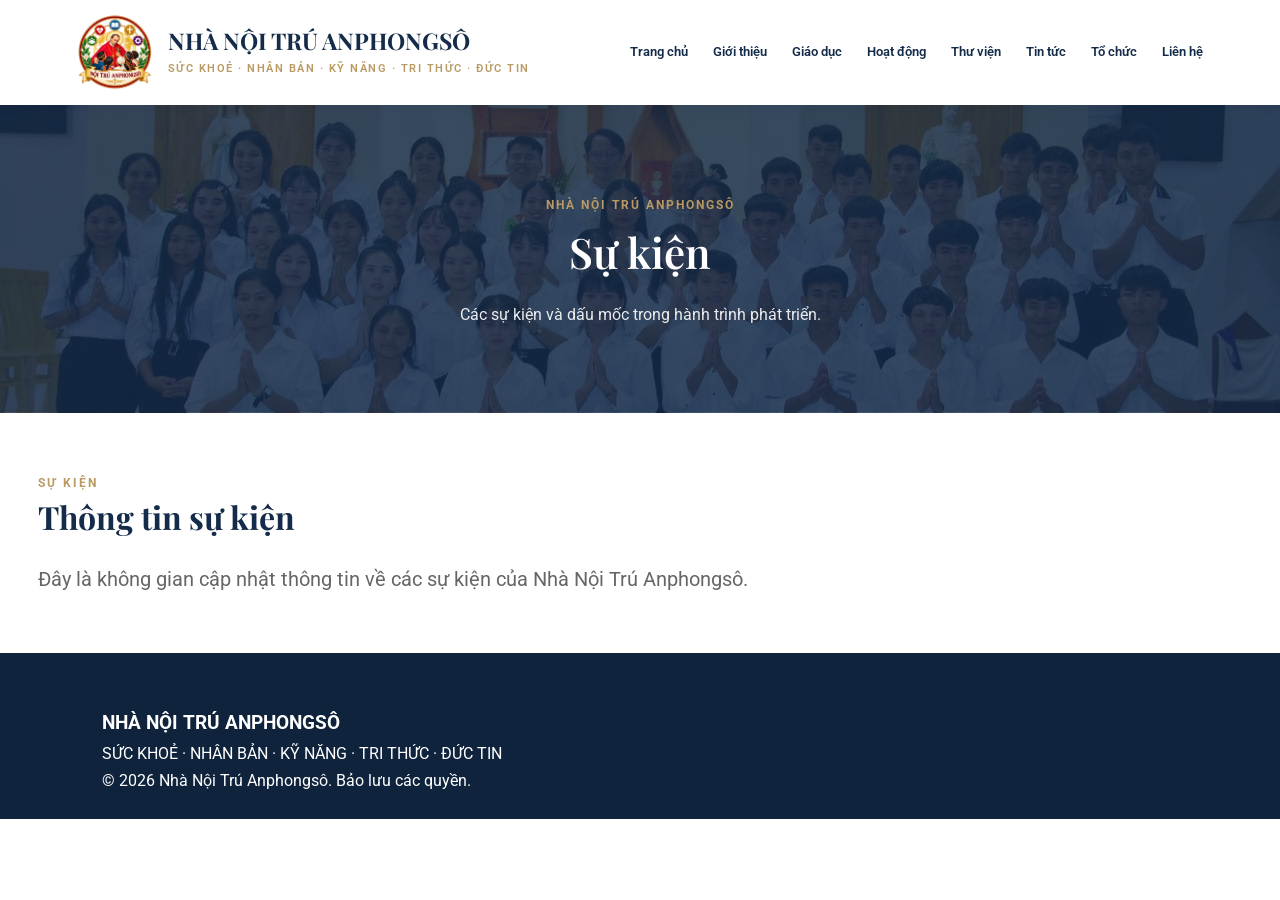
<file: events.html>
<!DOCTYPE html>
<html lang="vi">
<head>
    <meta charset="UTF-8">
    <meta name="viewport" content="width=device-width, initial-scale=1.0">
    <meta name="description" content="Các sự kiện của Nhà Nội Trú Anphongsô.">
    <title>Sự kiện | Nhà Nội Trú Anphongsô</title>
    <link rel="stylesheet" href="css/style.css">
</head>

<body>

<header class="header">
    <div class="brand">
        <img src="images/logo-anphongso.png"
             alt="Logo Nhà Nội Trú Anphongsô"
             class="logo-img">
        <div>
            <h1>NHÀ NỘI TRÚ ANPHONGSÔ</h1>
            <p>SỨC KHOẺ · NHÂN BẢN · KỸ NĂNG · TRI THỨC · ĐỨC TIN</p>
        </div>
    </div>

    <button class="menu-toggle" id="menuToggle"
            aria-label="Mở menu" aria-expanded="false"
            aria-controls="navigation">☰</button>

    <nav id="navigation">
        <a href="index.html">Trang chủ</a>
        <a href="about.html">Giới thiệu</a>
        <a href="education.html">Giáo dục</a>
        <a href="activities.html">Hoạt động</a>
        <a href="library.html">Thư viện</a>
        <a href="news.html">Tin tức</a>
        <a href="team.html">Tổ chức</a>
        <a href="contact.html">Liên hệ</a>
    </nav>
</header>

<main>

    <section class="page-banner">
        <span class="section-label">NHÀ NỘI TRÚ ANPHONGSÔ</span>
        <h2>Sự kiện</h2>
        <p>Các sự kiện và dấu mốc trong hành trình phát triển.</p>
    </section>

    <section class="intro">
        <div>
            <span class="section-label">SỰ KIỆN</span>
            <h2>Thông tin sự kiện</h2>
        </div>

        <div>
            <p>
                Đây là không gian cập nhật thông tin về
                các sự kiện của Nhà Nội Trú Anphongsô.
            </p>
        </div>
    </section>

</main>

<footer>
    <h3>NHÀ NỘI TRÚ ANPHONGSÔ</h3>
    <p>SỨC KHOẺ · NHÂN BẢN · KỸ NĂNG · TRI THỨC · ĐỨC TIN</p>
    <p>© 2026 Nhà Nội Trú Anphongsô. Bảo lưu các quyền.</p>
</footer>

<script src="js/main.js"></script>
</body>
</html>
</file>
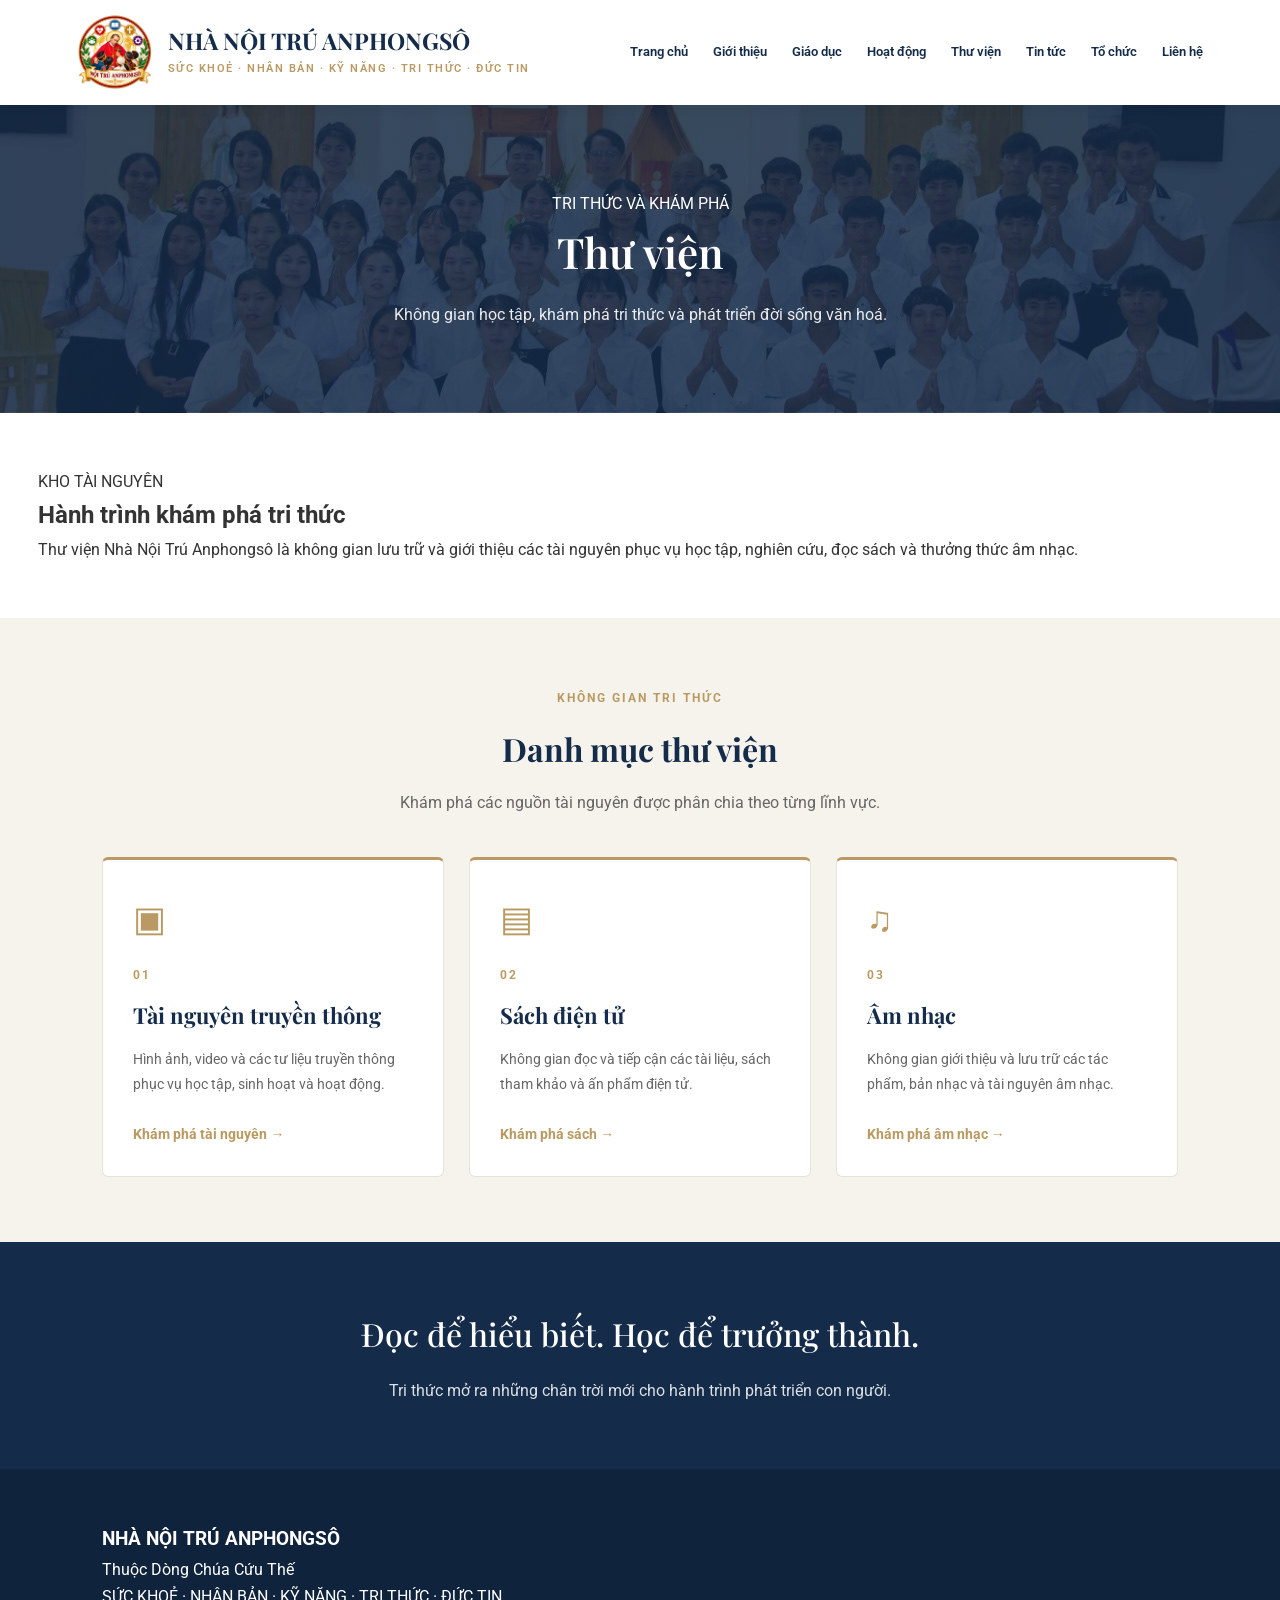
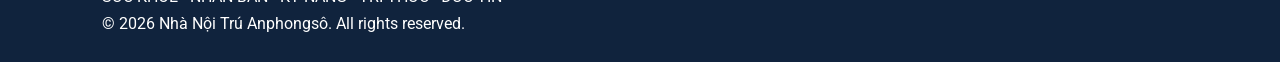
<file: library.html>
<!DOCTYPE html>
<html lang="vi">
<head>
    <meta charset="UTF-8">
    <meta name="viewport" content="width=device-width, initial-scale=1.0">
    <meta name="description" content="Thư viện Nhà Nội Trú Anphongsô">
    <title>Thư viện | Nhà Nội Trú Anphongsô</title>
    <link rel="stylesheet" href="css/style.css">
</head>

<body>

<header class="header">
    <div class="brand">
        <img src="images/logo-anphongso.png"
             alt="Logo Nhà Nội Trú Anphongsô"
             class="logo-img">
        <div>
            <h1>NHÀ NỘI TRÚ ANPHONGSÔ</h1>
            <p>SỨC KHOẺ · NHÂN BẢN · KỸ NĂNG · TRI THỨC · ĐỨC TIN</p>
        </div>
    </div>

    <button class="menu-toggle" id="menuToggle"
            aria-label="Mở menu" aria-expanded="false"
            aria-controls="navigation">☰</button>

    <nav id="navigation">
        <a href="index.html">Trang chủ</a>
        <a href="about.html">Giới thiệu</a>
        <a href="education.html">Giáo dục</a>
        <a href="activities.html">Hoạt động</a>
        <a href="library.html">Thư viện</a>
        <a href="news.html">Tin tức</a>
        <a href="team.html">Tổ chức</a>
        <a href="contact.html">Liên hệ</a>
    </nav>
</header>

<main>

    <!-- BANNER -->
    <section class="page-banner">
        <div>
            <span class="eyebrow">TRI THỨC VÀ KHÁM PHÁ</span>
            <h2>Thư viện</h2>
            <p>
                Không gian học tập, khám phá tri thức
                và phát triển đời sống văn hoá.
            </p>
        </div>
    </section>

    <!-- GIỚI THIỆU -->
    <section class="about-section">
        <div>
            <span class="eyebrow">KHO TÀI NGUYÊN</span>
            <h2>Hành trình khám phá tri thức</h2>
            <p>
                Thư viện Nhà Nội Trú Anphongsô là không gian
                lưu trữ và giới thiệu các tài nguyên phục vụ
                học tập, nghiên cứu, đọc sách và thưởng thức
                âm nhạc.
            </p>
        </div>
    </section>

    <!-- BA DANH MỤC THƯ VIỆN -->
    <section class="library-categories">

        <div class="library-heading">
            <span class="section-label">KHÔNG GIAN TRI THỨC</span>
            <h2>Danh mục thư viện</h2>
            <p>
                Khám phá các nguồn tài nguyên được phân chia
                theo từng lĩnh vực.
            </p>
        </div>

        <div class="library-grid">

            <!-- TÀI NGUYÊN TRUYỀN THÔNG -->
            <a href="media.html" class="library-card">
                <div class="library-icon">▣</div>
                <span class="library-number">01</span>
                <h3>Tài nguyên truyền thông</h3>
                <p>
                    Hình ảnh, video và các tư liệu truyền thông
                    phục vụ học tập, sinh hoạt và hoạt động.
                </p>
                <span class="library-link">Khám phá tài nguyên →</span>
            </a>

            <!-- SÁCH ĐIỆN TỬ -->
            <a href="ebooks.html" class="library-card">
                <div class="library-icon">▤</div>
                <span class="library-number">02</span>
                <h3>Sách điện tử</h3>
                <p>
                    Không gian đọc và tiếp cận các tài liệu,
                    sách tham khảo và ấn phẩm điện tử.
                </p>
                <span class="library-link">Khám phá sách →</span>
            </a>

            <!-- ÂM NHẠC -->
            <a href="music.html" class="library-card">
                <div class="library-icon">♫</div>
                <span class="library-number">03</span>
                <h3>Âm nhạc</h3>
                <p>
                    Không gian giới thiệu và lưu trữ
                    các tác phẩm, bản nhạc và tài nguyên âm nhạc.
                </p>
                <span class="library-link">Khám phá âm nhạc →</span>
            </a>

        </div>
    </section>

    <!-- THÔNG ĐIỆP -->
    <section class="closing-message">
        <h2>Đọc để hiểu biết. Học để trưởng thành.</h2>
        <p>
            Tri thức mở ra những chân trời mới
            cho hành trình phát triển con người.
        </p>
    </section>

</main>

<footer class="footer">
    <h3>NHÀ NỘI TRÚ ANPHONGSÔ</h3>
    <p>Thuộc Dòng Chúa Cứu Thế</p>
    <p>SỨC KHOẺ · NHÂN BẢN · KỸ NĂNG · TRI THỨC · ĐỨC TIN</p>
    <p>© 2026 Nhà Nội Trú Anphongsô. All rights reserved.</p>
</footer>

<script src="js/main.js"></script>
</body>
</html>
</file>
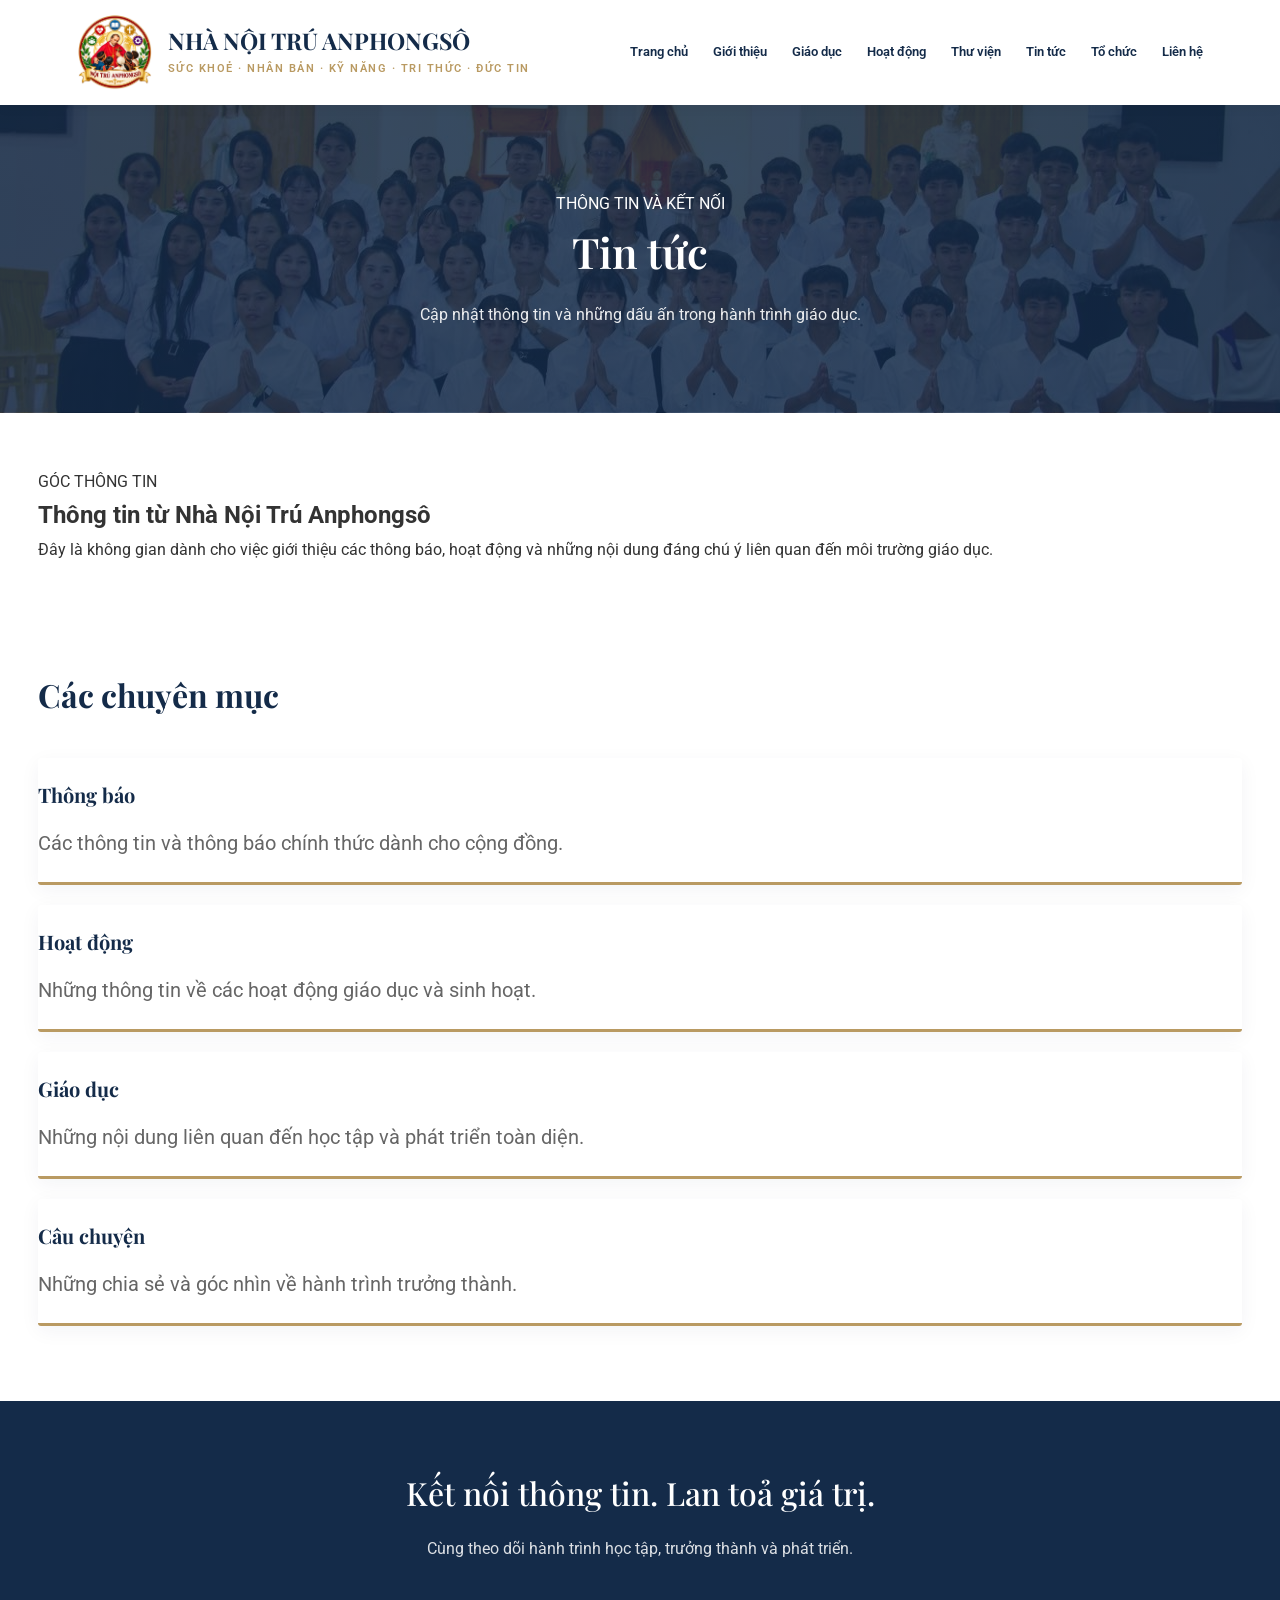
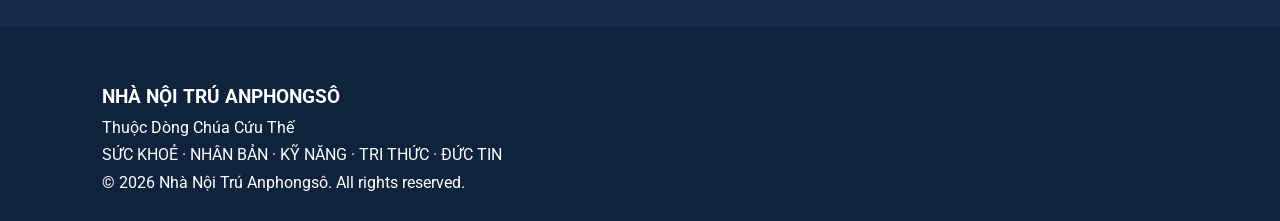
<file: news.html>
<!DOCTYPE html>
<html lang="vi">
<head>
    <meta charset="UTF-8">
    <meta name="viewport" content="width=device-width, initial-scale=1.0">
    <meta name="description" content="Tin tức và thông báo của Nhà Nội Trú Anphongsô">
    <title>Tin tức | Nhà Nội Trú Anphongsô</title>
    <link rel="stylesheet" href="css/style.css">
</head>

<body>


<header class="header">
    <div class="brand">
        <img src="images/logo-anphongso.png"
             alt="Logo Nhà Nội Trú Anphongsô"
             class="logo-img">
        <div>
            <h1>NHÀ NỘI TRÚ ANPHONGSÔ</h1>
            <p>SỨC KHOẺ · NHÂN BẢN · KỸ NĂNG · TRI THỨC · ĐỨC TIN</p>
        </div>
    </div>

    <button class="menu-toggle" id="menuToggle"
            aria-label="Mở menu" aria-expanded="false"
            aria-controls="navigation">☰</button>

    <nav id="navigation">
        <a href="index.html">Trang chủ</a>
        <a href="about.html">Giới thiệu</a>
        <a href="education.html">Giáo dục</a>
        <a href="activities.html">Hoạt động</a>
        <a href="library.html">Thư viện</a>
        <a href="news.html">Tin tức</a>
        <a href="team.html">Tổ chức</a>
        <a href="contact.html">Liên hệ</a>
    </nav>
</header>


<main>
    <section class="page-banner">
        <div>
            <span class="eyebrow">THÔNG TIN VÀ KẾT NỐI</span>
            <h2>Tin tức</h2>
            <p>Cập nhật thông tin và những dấu ấn trong hành trình giáo dục.</p>
        </div>
    </section>

    <section class="about-section">
        <div>
            <span class="eyebrow">GÓC THÔNG TIN</span>
            <h2>Thông tin từ Nhà Nội Trú Anphongsô</h2>
            <p>
                Đây là không gian dành cho việc giới thiệu
                các thông báo, hoạt động và những nội dung
                đáng chú ý liên quan đến môi trường giáo dục.
            </p>
        </div>
    </section>

    <section class="intro">
        <div>
            <h2>Các chuyên mục</h2>

            <div class="values-grid">
                <article class="value-card">
                    <h3>Thông báo</h3>
                    <p>Các thông tin và thông báo chính thức dành cho cộng đồng.</p>
                </article>

                <article class="value-card">
                    <h3>Hoạt động</h3>
                    <p>Những thông tin về các hoạt động giáo dục và sinh hoạt.</p>
                </article>

                <article class="value-card">
                    <h3>Giáo dục</h3>
                    <p>Những nội dung liên quan đến học tập và phát triển toàn diện.</p>
                </article>

                <article class="value-card">
                    <h3>Câu chuyện</h3>
                    <p>Những chia sẻ và góc nhìn về hành trình trưởng thành.</p>
                </article>
            </div>
        </div>
    </section>

    <section class="closing-message">
        <h2>Kết nối thông tin. Lan toả giá trị.</h2>
        <p>Cùng theo dõi hành trình học tập, trưởng thành và phát triển.</p>
    </section>
</main>

<footer class="footer">
    <h3>NHÀ NỘI TRÚ ANPHONGSÔ</h3>
    <p>Thuộc Dòng Chúa Cứu Thế</p>
    <p>SỨC KHOẺ · NHÂN BẢN · KỸ NĂNG · TRI THỨC · ĐỨC TIN</p>
    <p>© 2026 Nhà Nội Trú Anphongsô. All rights reserved.</p>
</footer>

<script src="js/main.js"></script>
</body>
</html>
</file>
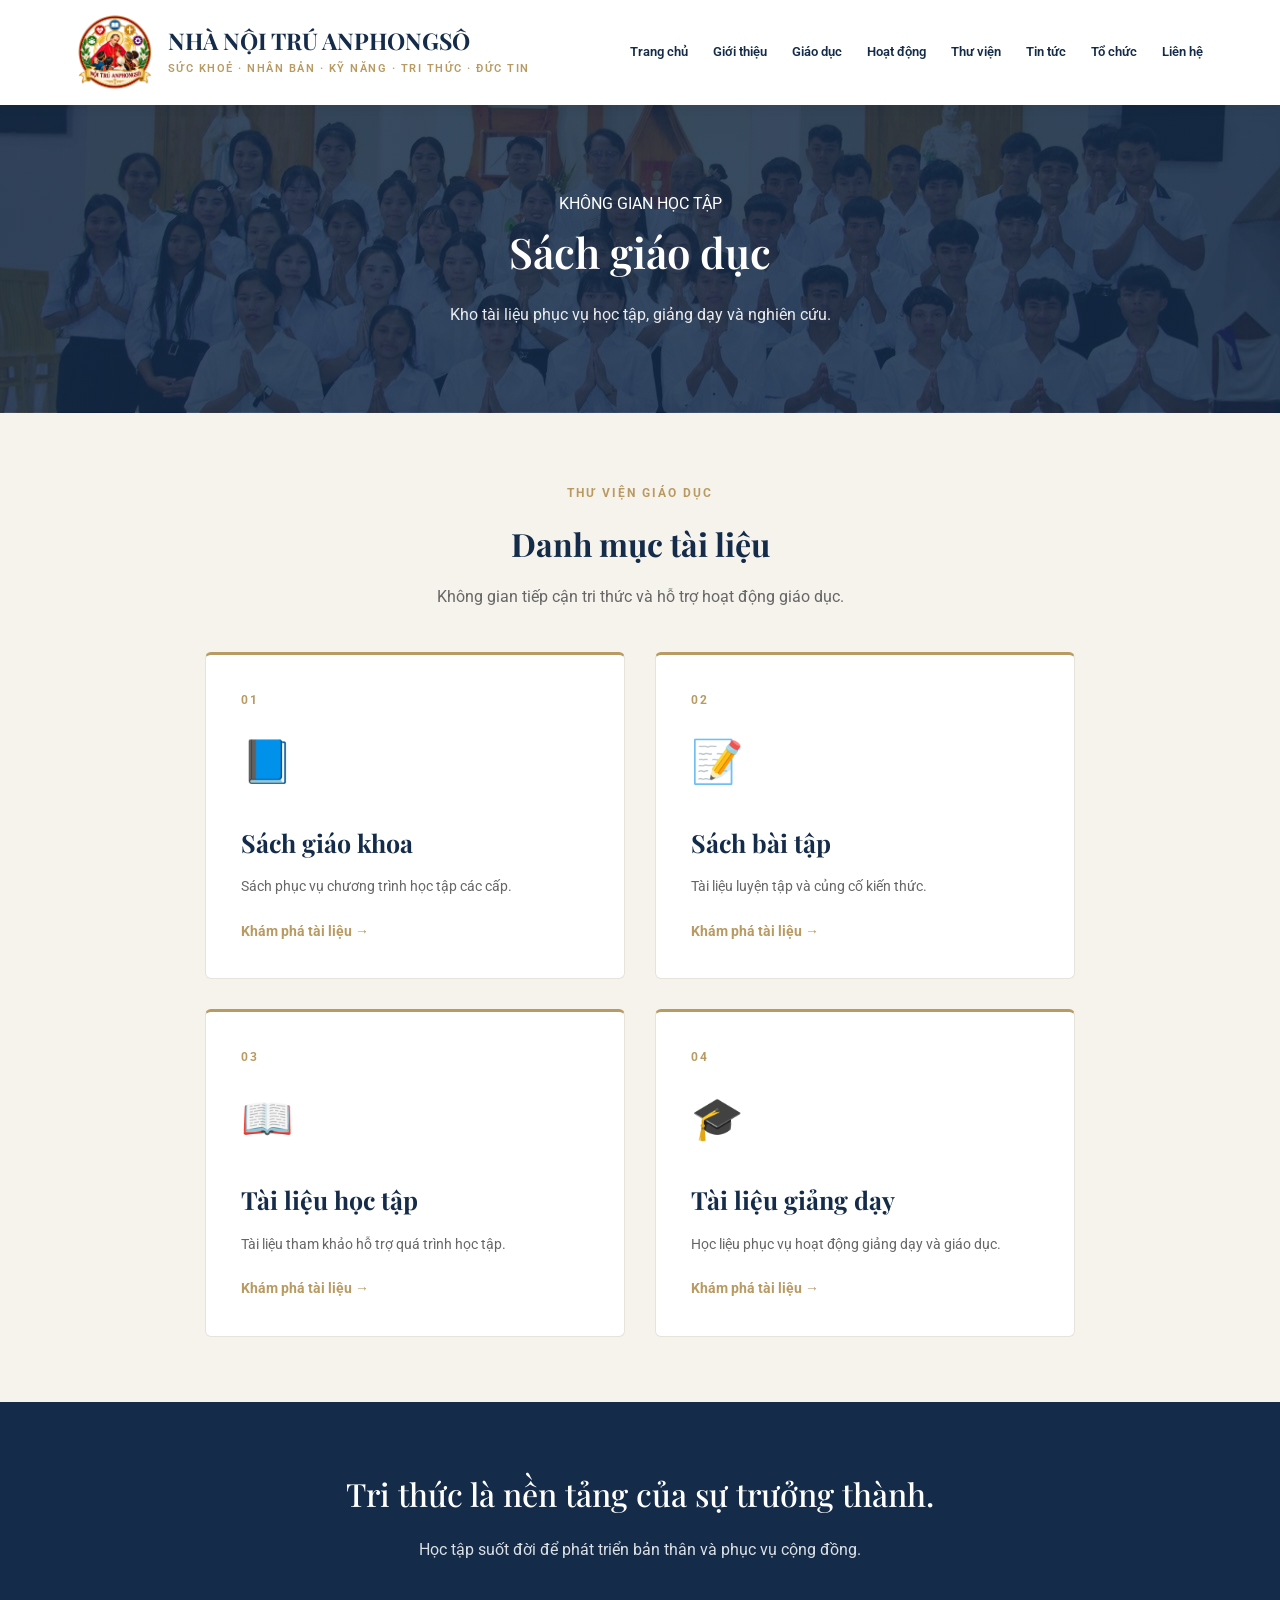
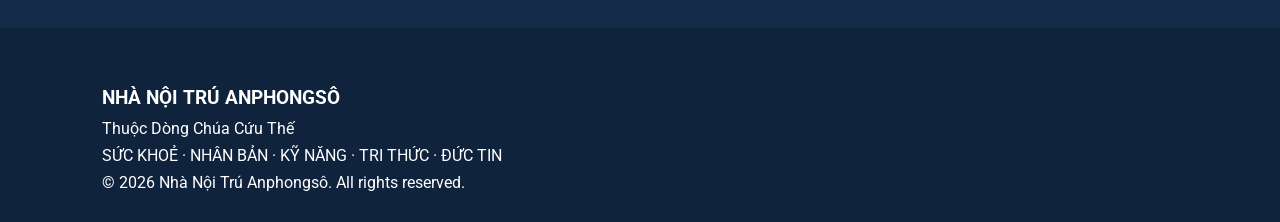
<file: sach-giao-duc.html>
<!DOCTYPE html>
<html lang="vi">
<head>
    <meta charset="UTF-8">
    <meta name="viewport" content="width=device-width, initial-scale=1.0">
    <meta name="description" content="Thư viện sách giáo dục Nhà Nội Trú Anphongsô">
    <title>Sách giáo dục | Nhà Nội Trú Anphongsô</title>
    <link rel="stylesheet" href="css/style.css">
</head>

<body>

<header class="header">
    <div class="brand">
        <img src="images/logo-anphongso.png"
             alt="Logo Nhà Nội Trú Anphongsô"
             class="logo-img">
        <div>
            <h1>NHÀ NỘI TRÚ ANPHONGSÔ</h1>
            <p>SỨC KHOẺ · NHÂN BẢN · KỸ NĂNG · TRI THỨC · ĐỨC TIN</p>
        </div>
    </div>

    <button class="menu-toggle" id="menuToggle"
            aria-label="Mở menu" aria-expanded="false"
            aria-controls="navigation">☰</button>

    <nav id="navigation">
        <a href="index.html">Trang chủ</a>
        <a href="about.html">Giới thiệu</a>
        <a href="education.html">Giáo dục</a>
        <a href="activities.html">Hoạt động</a>
        <a href="library.html">Thư viện</a>
        <a href="news.html">Tin tức</a>
        <a href="team.html">Tổ chức</a>
        <a href="contact.html">Liên hệ</a>
    </nav>
</header>

<main>
    <section class="page-banner">
        <div>
            <span class="eyebrow">KHÔNG GIAN HỌC TẬP</span>
            <h2>Sách giáo dục</h2>
            <p>Kho tài liệu phục vụ học tập, giảng dạy và nghiên cứu.</p>
        </div>
    </section>

    <section class="ebook-categories">
        <div class="library-heading">
            <span class="section-label">THƯ VIỆN GIÁO DỤC</span>
            <h2>Danh mục tài liệu</h2>
            <p>Không gian tiếp cận tri thức và hỗ trợ hoạt động giáo dục.</p>
        </div>

        <div class="ebook-grid">

            <a href="sach-toan.html" class="ebook-card">
                <span class="ebook-number">01</span>
                <div class="ebook-icon">📘</div>
                <h3>Sách giáo khoa</h3>
                <p>Sách phục vụ chương trình học tập các cấp.</p>
                <span class="ebook-link">Khám phá tài liệu →</span>
            </a>

            <a href="#" class="ebook-card">
                <span class="ebook-number">02</span>
                <div class="ebook-icon">📝</div>
                <h3>Sách bài tập</h3>
                <p>Tài liệu luyện tập và củng cố kiến thức.</p>
                <span class="ebook-link">Khám phá tài liệu →</span>
            </a>

            <a href="#" class="ebook-card">
                <span class="ebook-number">03</span>
                <div class="ebook-icon">📖</div>
                <h3>Tài liệu học tập</h3>
                <p>Tài liệu tham khảo hỗ trợ quá trình học tập.</p>
                <span class="ebook-link">Khám phá tài liệu →</span>
            </a>

            <a href="#" class="ebook-card">
                <span class="ebook-number">04</span>
                <div class="ebook-icon">🎓</div>
                <h3>Tài liệu giảng dạy</h3>
                <p>Học liệu phục vụ hoạt động giảng dạy và giáo dục.</p>
                <span class="ebook-link">Khám phá tài liệu →</span>
            </a>

        </div>
    </section>

    <section class="closing-message">
        <h2>Tri thức là nền tảng của sự trưởng thành.</h2>
        <p>Học tập suốt đời để phát triển bản thân và phục vụ cộng đồng.</p>
    </section>
</main>

<footer class="footer">
    <h3>NHÀ NỘI TRÚ ANPHONGSÔ</h3>
    <p>Thuộc Dòng Chúa Cứu Thế</p>
    <p>SỨC KHOẺ · NHÂN BẢN · KỸ NĂNG · TRI THỨC · ĐỨC TIN</p>
    <p>© 2026 Nhà Nội Trú Anphongsô. All rights reserved.</p>
</footer>

<script src="js/main.js"></script>
</body>
</html>
</file>
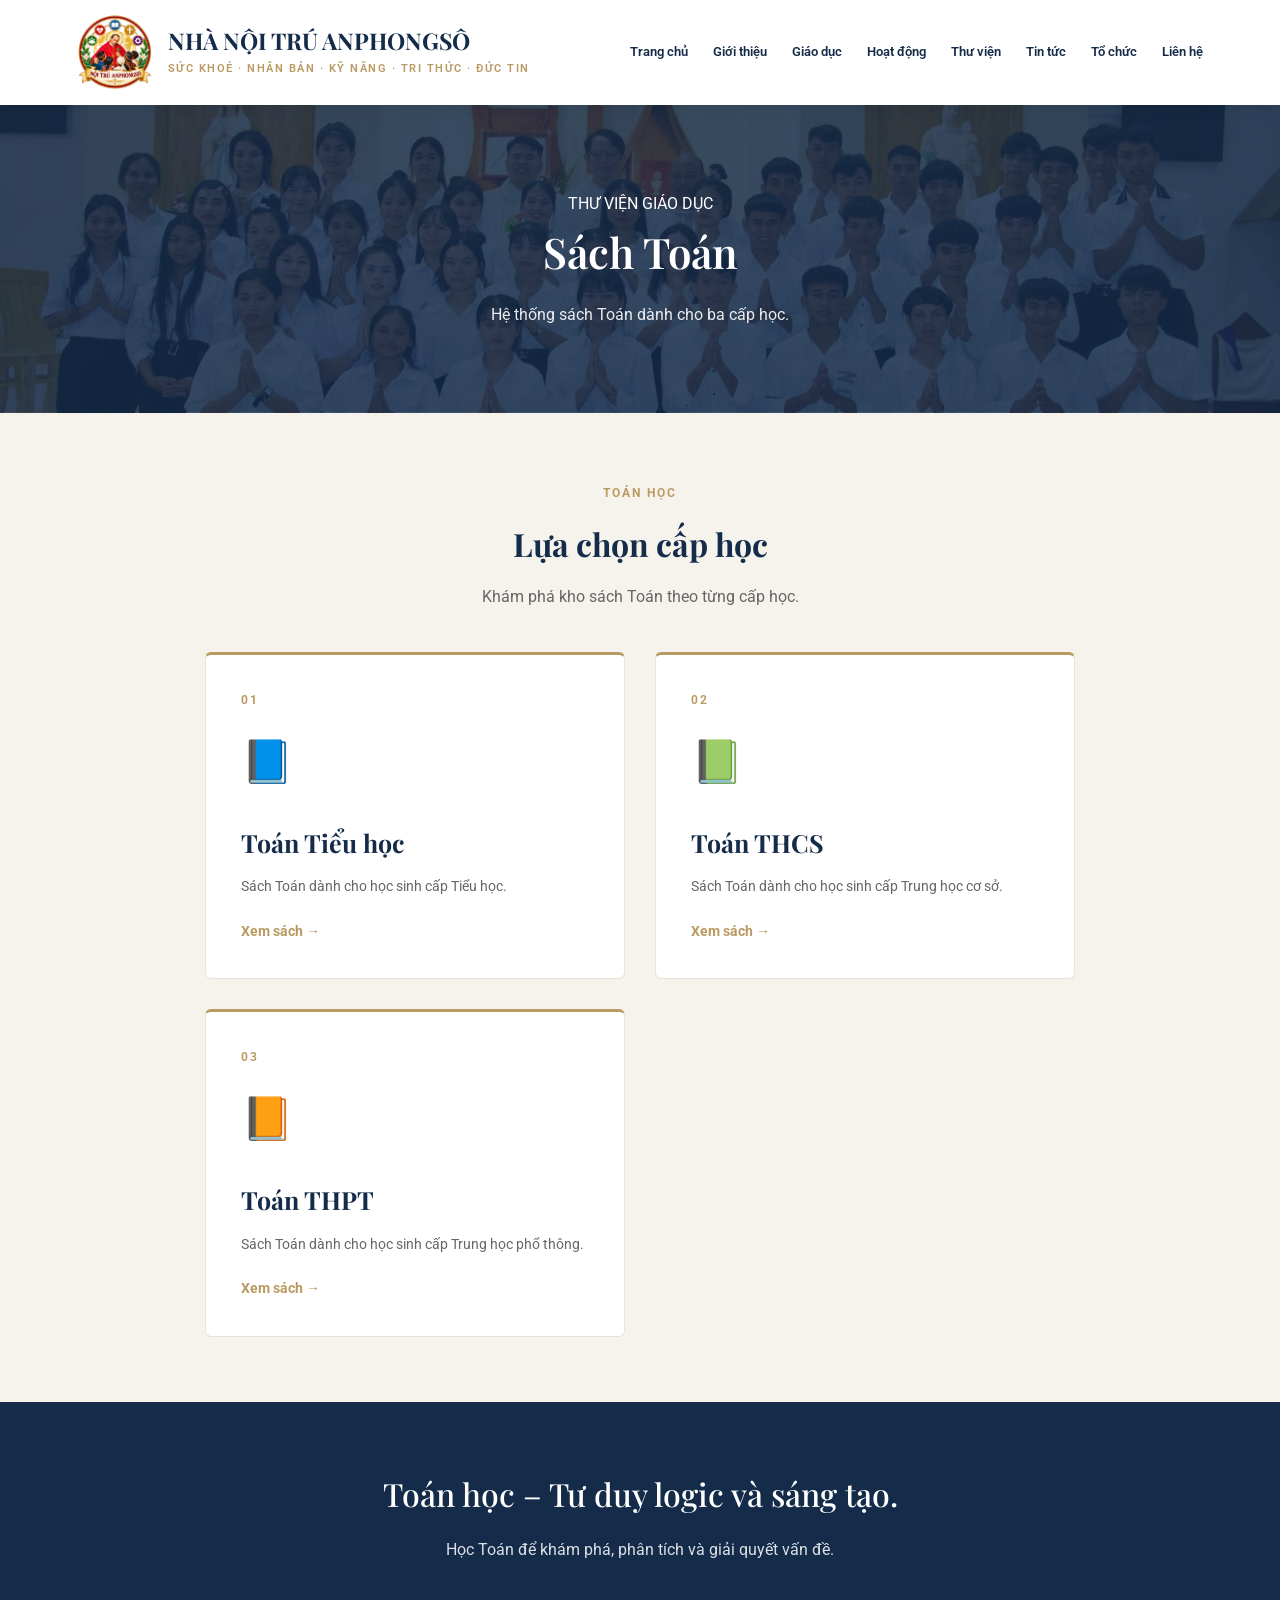
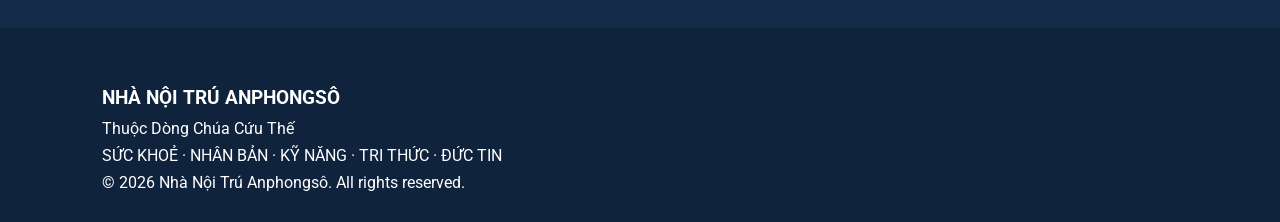
<file: sach-toan.html>
<!DOCTYPE html>
<html lang="vi">
<head>
    <meta charset="UTF-8">
    <meta name="viewport" content="width=device-width, initial-scale=1.0">
    <meta name="description" content="Sách Toán các cấp học - Nhà Nội Trú Anphongsô">
    <title>Sách Toán | Nhà Nội Trú Anphongsô</title>
    <link rel="stylesheet" href="css/style.css">
</head>

<body>

<header class="header">
    <div class="brand">
        <img src="images/logo-anphongso.png"
             alt="Logo Nhà Nội Trú Anphongsô"
             class="logo-img">
        <div>
            <h1>NHÀ NỘI TRÚ ANPHONGSÔ</h1>
            <p>SỨC KHOẺ · NHÂN BẢN · KỸ NĂNG · TRI THỨC · ĐỨC TIN</p>
        </div>
    </div>

    <button class="menu-toggle" id="menuToggle"
            aria-label="Mở menu" aria-expanded="false"
            aria-controls="navigation">☰</button>

    <nav id="navigation">
        <a href="index.html">Trang chủ</a>
        <a href="about.html">Giới thiệu</a>
        <a href="education.html">Giáo dục</a>
        <a href="activities.html">Hoạt động</a>
        <a href="library.html">Thư viện</a>
        <a href="news.html">Tin tức</a>
        <a href="team.html">Tổ chức</a>
        <a href="contact.html">Liên hệ</a>
    </nav>
</header>

<main>
    <section class="page-banner">
        <div>
            <span class="eyebrow">THƯ VIỆN GIÁO DỤC</span>
            <h2>Sách Toán</h2>
            <p>Hệ thống sách Toán dành cho ba cấp học.</p>
        </div>
    </section>

    <section class="ebook-categories">
        <div class="library-heading">
            <span class="section-label">TOÁN HỌC</span>
            <h2>Lựa chọn cấp học</h2>
            <p>Khám phá kho sách Toán theo từng cấp học.</p>
        </div>

        <div class="ebook-grid">

            <a href="toan-tieu-hoc.html" class="ebook-card">
                <span class="ebook-number">01</span>
                <div class="ebook-icon">📘</div>
                <h3>Toán Tiểu học</h3>
                <p>Sách Toán dành cho học sinh cấp Tiểu học.</p>
                <span class="ebook-link">Xem sách →</span>
            </a>

            <a href="toan-thcs.html" class="ebook-card">
                <span class="ebook-number">02</span>
                <div class="ebook-icon">📗</div>
                <h3>Toán THCS</h3>
                <p>Sách Toán dành cho học sinh cấp Trung học cơ sở.</p>
                <span class="ebook-link">Xem sách →</span>
            </a>

            <a href="toan-thpt.html" class="ebook-card">
                <span class="ebook-number">03</span>
                <div class="ebook-icon">📙</div>
                <h3>Toán THPT</h3>
                <p>Sách Toán dành cho học sinh cấp Trung học phổ thông.</p>
                <span class="ebook-link">Xem sách →</span>
            </a>

        </div>
    </section>

    <section class="closing-message">
        <h2>Toán học – Tư duy logic và sáng tạo.</h2>
        <p>Học Toán để khám phá, phân tích và giải quyết vấn đề.</p>
    </section>
</main>

<footer class="footer">
    <h3>NHÀ NỘI TRÚ ANPHONGSÔ</h3>
    <p>Thuộc Dòng Chúa Cứu Thế</p>
    <p>SỨC KHOẺ · NHÂN BẢN · KỸ NĂNG · TRI THỨC · ĐỨC TIN</p>
    <p>© 2026 Nhà Nội Trú Anphongsô. All rights reserved.</p>
</footer>

<script src="js/main.js"></script>
</body>
</html>
</file>
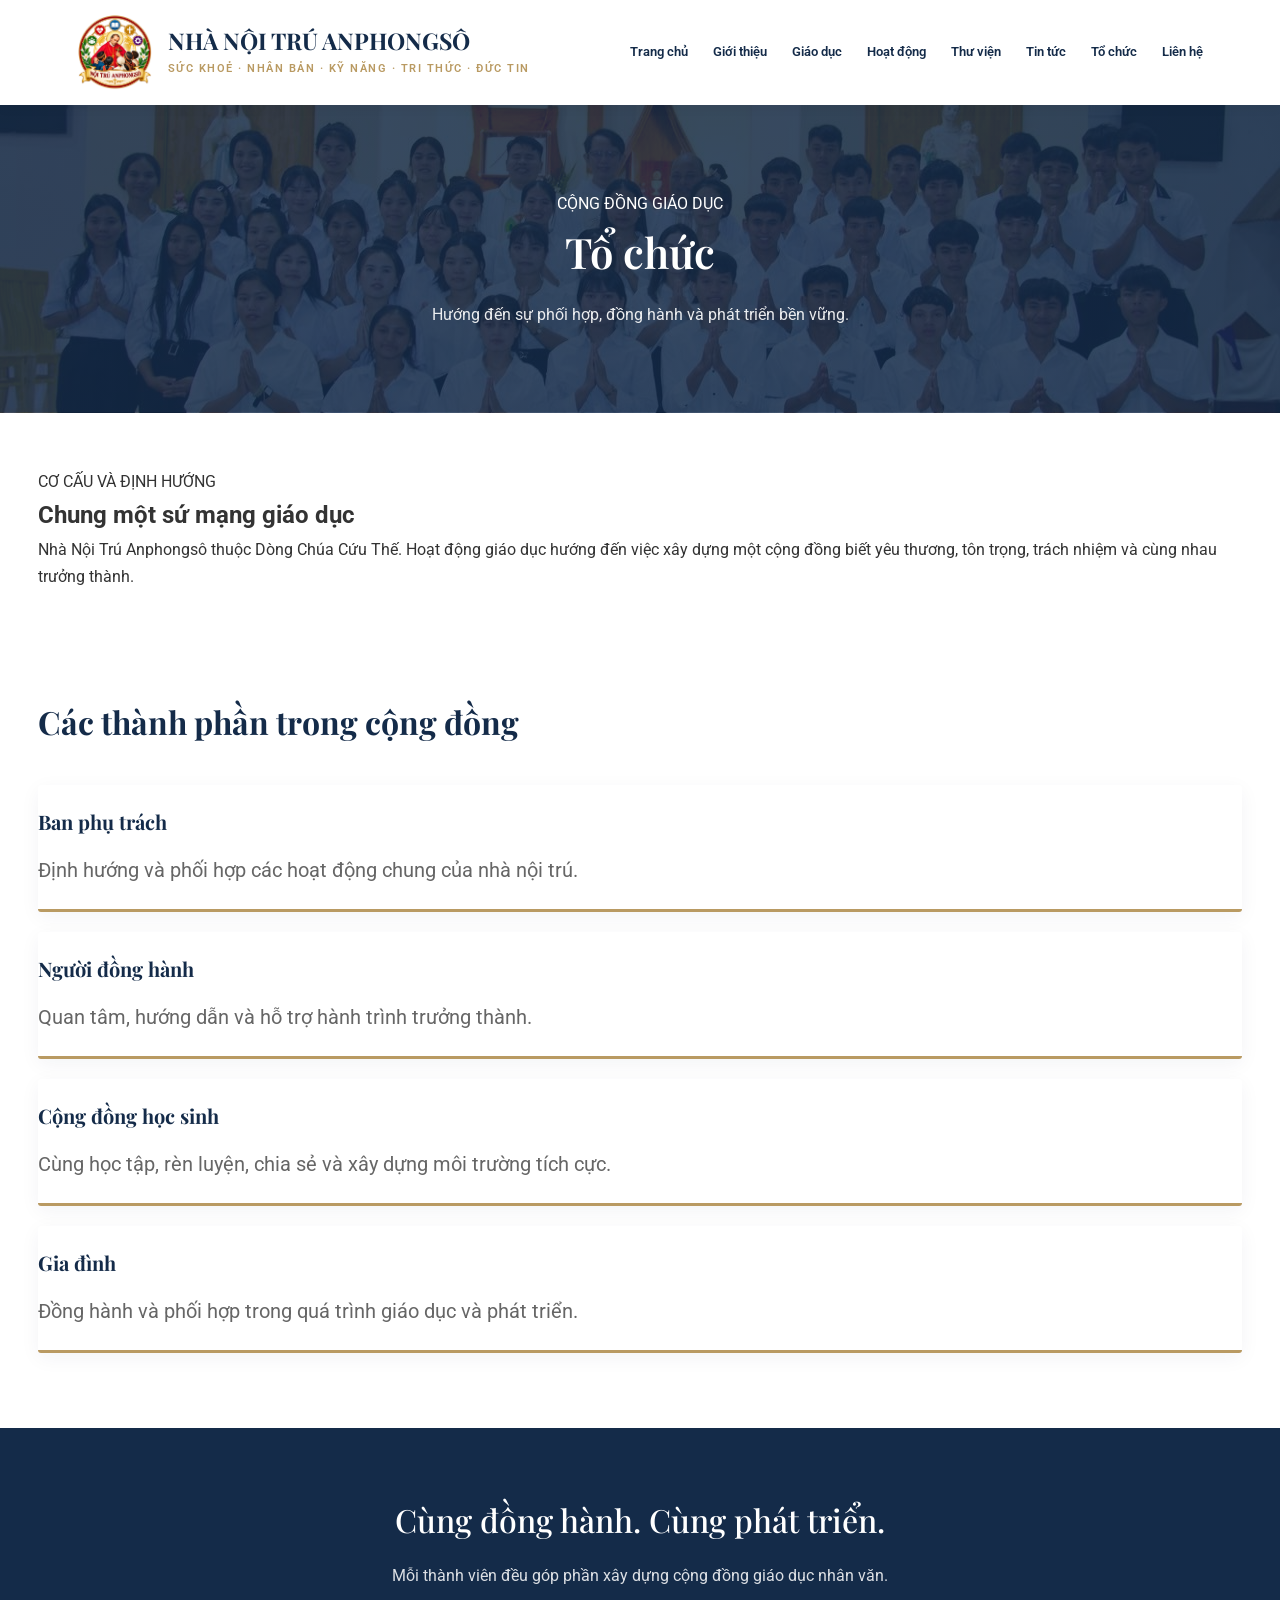
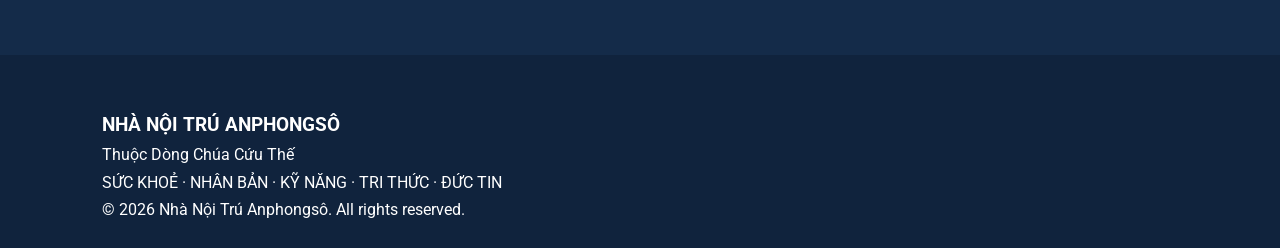
<file: team.html>
<!DOCTYPE html>
<html lang="vi">
<head>
    <meta charset="UTF-8">
    <meta name="viewport" content="width=device-width, initial-scale=1.0">
    <meta name="description" content="Cơ cấu tổ chức Nhà Nội Trú Anphongsô">
    <title>Tổ chức | Nhà Nội Trú Anphongsô</title>
    <link rel="stylesheet" href="css/style.css">
</head>

<body>

<header class="header">
    <div class="brand">
        <img src="images/logo-anphongso.png"
             alt="Logo Nhà Nội Trú Anphongsô"
             class="logo-img">
        <div>
            <h1>NHÀ NỘI TRÚ ANPHONGSÔ</h1>
            <p>SỨC KHOẺ · NHÂN BẢN · KỸ NĂNG · TRI THỨC · ĐỨC TIN</p>
        </div>
    </div>

    <button class="menu-toggle" id="menuToggle"
            aria-label="Mở menu" aria-expanded="false"
            aria-controls="navigation">☰</button>

    <nav id="navigation">
        <a href="index.html">Trang chủ</a>
        <a href="about.html">Giới thiệu</a>
        <a href="education.html">Giáo dục</a>
        <a href="activities.html">Hoạt động</a>
        <a href="library.html">Thư viện</a>
        <a href="news.html">Tin tức</a>
        <a href="team.html">Tổ chức</a>
        <a href="contact.html">Liên hệ</a>
    </nav>
</header>

<main>
    <section class="page-banner">
        <div>
            <span class="eyebrow">CỘNG ĐỒNG GIÁO DỤC</span>
            <h2>Tổ chức</h2>
            <p>Hướng đến sự phối hợp, đồng hành và phát triển bền vững.</p>
        </div>
    </section>

    <section class="about-section">
        <div>
            <span class="eyebrow">CƠ CẤU VÀ ĐỊNH HƯỚNG</span>
            <h2>Chung một sứ mạng giáo dục</h2>
            <p>
                Nhà Nội Trú Anphongsô thuộc Dòng Chúa Cứu Thế.
                Hoạt động giáo dục hướng đến việc xây dựng
                một cộng đồng biết yêu thương, tôn trọng,
                trách nhiệm và cùng nhau trưởng thành.
            </p>
        </div>
    </section>

    <section class="intro">
        <div>
            <h2>Các thành phần trong cộng đồng</h2>

            <div class="values-grid">
                <article class="value-card">
                    <h3>Ban phụ trách</h3>
                    <p>Định hướng và phối hợp các hoạt động chung của nhà nội trú.</p>
                </article>

                <article class="value-card">
                    <h3>Người đồng hành</h3>
                    <p>Quan tâm, hướng dẫn và hỗ trợ hành trình trưởng thành.</p>
                </article>

                <article class="value-card">
                    <h3>Cộng đồng học sinh</h3>
                    <p>Cùng học tập, rèn luyện, chia sẻ và xây dựng môi trường tích cực.</p>
                </article>

                <article class="value-card">
                    <h3>Gia đình</h3>
                    <p>Đồng hành và phối hợp trong quá trình giáo dục và phát triển.</p>
                </article>
            </div>
        </div>
    </section>

    <section class="closing-message">
        <h2>Cùng đồng hành. Cùng phát triển.</h2>
        <p>Mỗi thành viên đều góp phần xây dựng cộng đồng giáo dục nhân văn.</p>
    </section>
</main>

<footer class="footer">
    <h3>NHÀ NỘI TRÚ ANPHONGSÔ</h3>
    <p>Thuộc Dòng Chúa Cứu Thế</p>
    <p>SỨC KHOẺ · NHÂN BẢN · KỸ NĂNG · TRI THỨC · ĐỨC TIN</p>
    <p>© 2026 Nhà Nội Trú Anphongsô. All rights reserved.</p>
</footer>

<script src="js/main.js"></script>
</body>
</html>
</file>
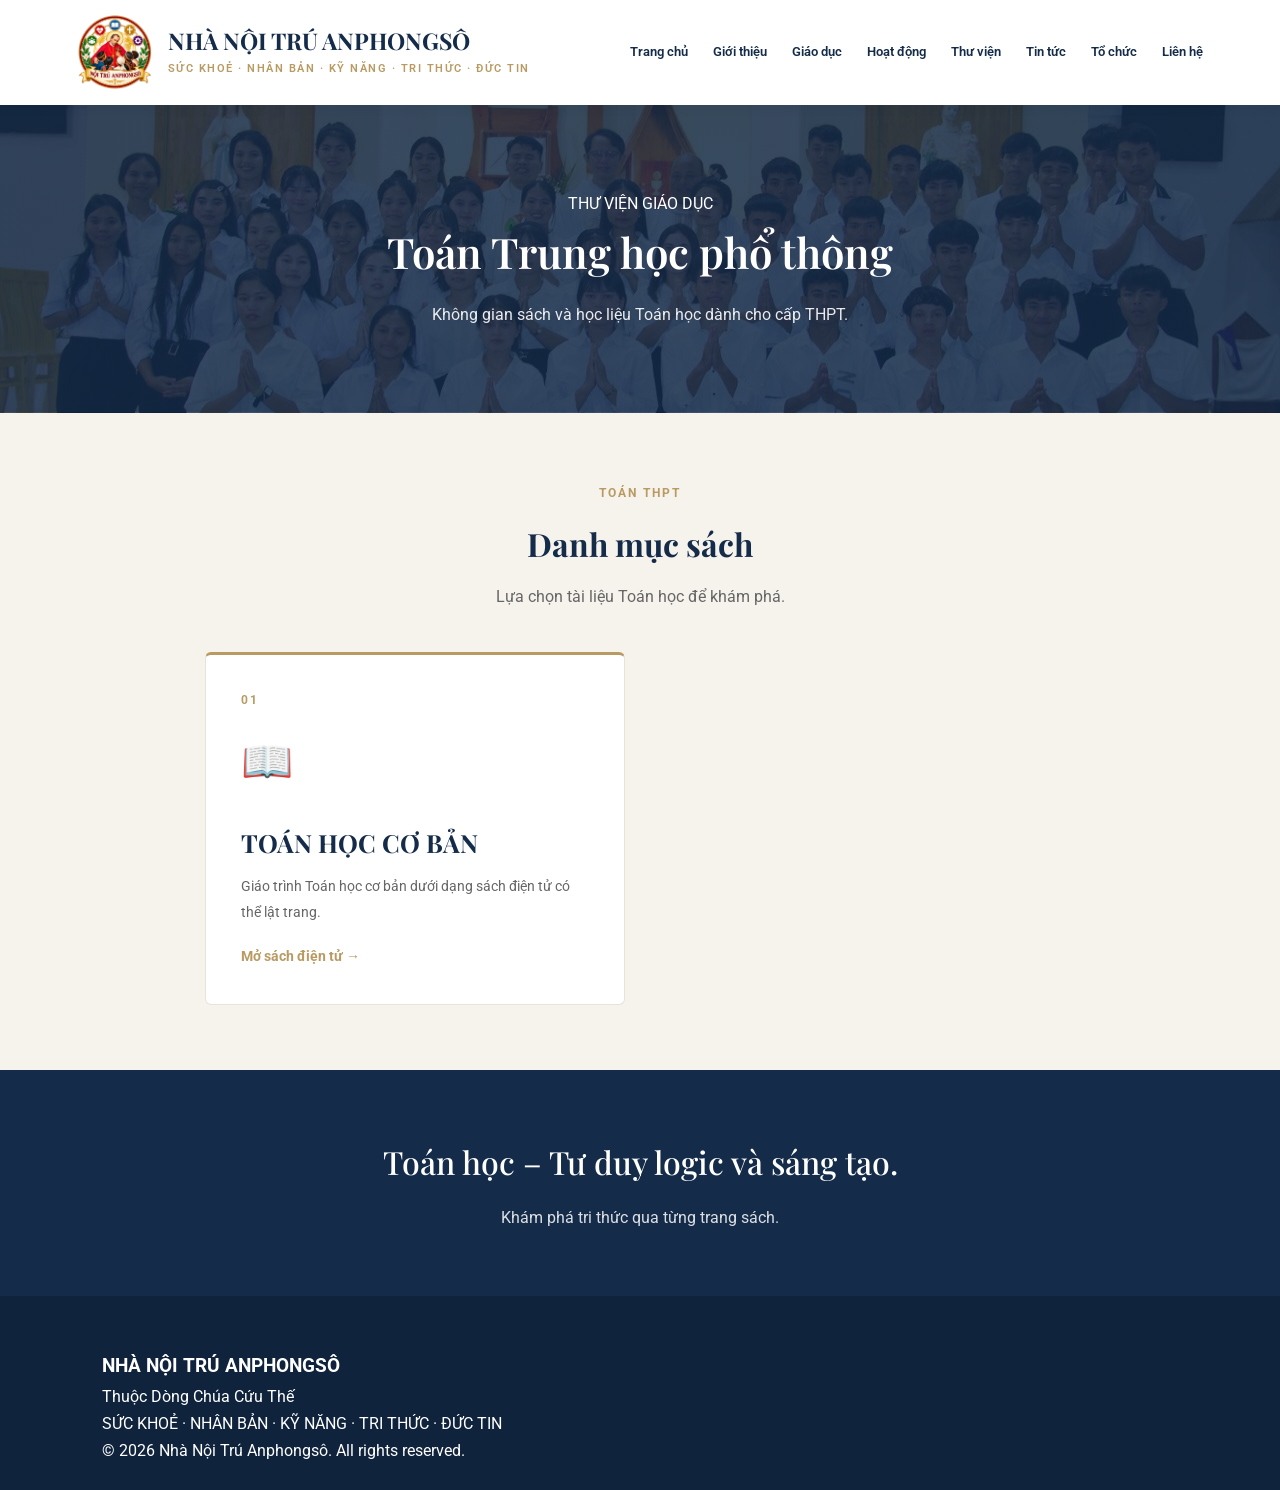
<file: toan-thpt.html>
<!DOCTYPE html>
<html lang="vi">
<head>
    <meta charset="UTF-8">
    <meta name="viewport" content="width=device-width, initial-scale=1.0">
    <meta name="description" content="Sách Toán THPT - Nhà Nội Trú Anphongsô">
    <title>Toán THPT | Nhà Nội Trú Anphongsô</title>
    <link rel="stylesheet" href="css/style.css">
</head>

<body>

<header class="header">
    <div class="brand">
        <img src="images/logo-anphongso.png"
             alt="Logo Nhà Nội Trú Anphongsô"
             class="logo-img">
        <div>
            <h1>NHÀ NỘI TRÚ ANPHONGSÔ</h1>
            <p>SỨC KHOẺ · NHÂN BẢN · KỸ NĂNG · TRI THỨC · ĐỨC TIN</p>
        </div>
    </div>

    <button class="menu-toggle" id="menuToggle"
            aria-label="Mở menu" aria-expanded="false"
            aria-controls="navigation">☰</button>

    <nav id="navigation">
        <a href="index.html">Trang chủ</a>
        <a href="about.html">Giới thiệu</a>
        <a href="education.html">Giáo dục</a>
        <a href="activities.html">Hoạt động</a>
        <a href="library.html">Thư viện</a>
        <a href="news.html">Tin tức</a>
        <a href="team.html">Tổ chức</a>
        <a href="contact.html">Liên hệ</a>
    </nav>
</header>

<main>
    <section class="page-banner">
        <div>
            <span class="eyebrow">THƯ VIỆN GIÁO DỤC</span>
            <h2>Toán Trung học phổ thông</h2>
            <p>Không gian sách và học liệu Toán học dành cho cấp THPT.</p>
        </div>
    </section>

    <section class="ebook-categories">
        <div class="library-heading">
            <span class="section-label">TOÁN THPT</span>
            <h2>Danh mục sách</h2>
            <p>Lựa chọn tài liệu Toán học để khám phá.</p>
        </div>

        <div class="ebook-grid">

            <a href="toan-hoc-co-ban.html" class="ebook-card">
                <span class="ebook-number">01</span>
                <div class="ebook-icon">📖</div>
                <h3>TOÁN HỌC CƠ BẢN</h3>
                <p>Giáo trình Toán học cơ bản dưới dạng sách điện tử có thể lật trang.</p>
                <span class="ebook-link">Mở sách điện tử →</span>
            </a>

        </div>
    </section>

    <section class="closing-message">
        <h2>Toán học – Tư duy logic và sáng tạo.</h2>
        <p>Khám phá tri thức qua từng trang sách.</p>
    </section>
</main>

<footer class="footer">
    <h3>NHÀ NỘI TRÚ ANPHONGSÔ</h3>
    <p>Thuộc Dòng Chúa Cứu Thế</p>
    <p>SỨC KHOẺ · NHÂN BẢN · KỸ NĂNG · TRI THỨC · ĐỨC TIN</p>
    <p>© 2026 Nhà Nội Trú Anphongsô. All rights reserved.</p>
</footer>

<script src="js/main.js"></script>
</body>
</html>
</file>
<file: css/style.css>
/* =========================================
   NHÀ NỘI TRÚ ANPHONGSÔ
   MAIN STYLESHEET
   ========================================= */

/* 1. GOOGLE FONTS */
@import url('https://fonts.googleapis.com/css2?family=Playfair+Display:wght@400;500;600;700&family=Roboto:wght@300;400;500;600;700&display=swap');


/* 2. ROOT VARIABLES */
:root {
    --navy: #142B49;
    --gold: #B99A62;
    --cream: #F6F3EC;
    --white: #FFFFFF;
    --text: #333333;
    --light-text: #666666;
    --border: #E8E2D6;
}


/* 3. RESET */
* {
    margin: 0;
    padding: 0;
    box-sizing: border-box;
}

html {
    scroll-behavior: smooth;
}

body {
    font-family: 'Roboto', sans-serif;
    color: var(--text);
    background-color: var(--white);
    line-height: 1.7;
}

a {
    text-decoration: none;
    color: inherit;
}

img {
    max-width: 100%;
}


/* 4. HEADER */
.header {
    min-height: 105px;
    padding: 12px 6%;
    display: flex;
    align-items: center;
    justify-content: space-between;
    gap: 20px;
    background: var(--white);
    position: sticky;
    top: 0;
    z-index: 1000;
    box-shadow: 0 2px 12px rgba(0, 0, 0, 0.06);
}


/* 5. BRAND AND LOGO */
.brand {
    display: flex;
    align-items: center;
    gap: 15px;
}

.logo-img {
    width: 76px;
    height: 76px;
    object-fit: contain;
    display: block;
    transition: transform 0.3s ease;
}

.logo-img:hover {
    transform: scale(1.04);
}

.brand-text h1 {
    font-family: 'Playfair Display', serif;
    font-size: 23px;
    font-weight: 700;
    color: var(--navy);
    line-height: 1.3;
}

.brand-text p {
    font-size: 11px;
    color: var(--gold);
    font-weight: 600;
    letter-spacing: 1.5px;
    margin-top: 4px;
}


/* 6. NAVIGATION */
#navigation {
    display: flex;
    align-items: center;
    gap: 25px;
}

#navigation a {
    color: var(--navy);
    font-size: 13px;
    font-weight: 600;
    position: relative;
    padding: 8px 0;
    transition: color 0.3s ease;
}

#navigation a::after {
    content: "";
    position: absolute;
    width: 0;
    height: 2px;
    bottom: 0;
    left: 0;
    background: var(--gold);
    transition: width 0.3s ease;
}

#navigation a:hover {
    color: var(--gold);
}

#navigation a:hover::after {
    width: 100%;
}


/* 7. MOBILE MENU BUTTON */
.menu-toggle {
    display: none;
    border: none;
    background: transparent;
    color: var(--navy);
    font-size: 28px;
    cursor: pointer;
}


/* 8. HERO SECTION */
.hero {
    min-height: 550px;
    padding: 100px 8%;
    display: flex;
    flex-direction: column;
    align-items: center;
    justify-content: center;
    text-align: center;
    color: var(--white);

    background:
        linear-gradient(
            rgba(20, 43, 73, 0.75),
            rgba(20, 43, 73, 0.75)
        ),
        url('../images/banner.jpg');

    background-size: cover;
    background-position: center;
}

.hero h2 {
    font-family: 'Playfair Display', serif;
    font-size: 48px;
    font-weight: 600;
    line-height: 1.3;
    max-width: 900px;
    margin-bottom: 20px;
}

.hero p {
    font-size: 17px;
    max-width: 750px;
    line-height: 1.8;
}


/* 9. GENERAL SECTION */
section {
    padding: 80px 8%;
}

.section-label {
    color: var(--gold);
    font-size: 12px;
    font-weight: 700;
    letter-spacing: 2px;
    text-transform: uppercase;
    margin-bottom: 12px;
}

.section-heading {
    font-family: 'Playfair Display', serif;
    color: var(--navy);
    font-size: 34px;
    font-weight: 600;
    text-align: center;
    margin-bottom: 20px;
}

.section-description {
    color: var(--light-text);
    max-width: 750px;
    margin: 0 auto 40px;
    text-align: center;
}


/* 10. INTRO SECTION */
.intro {
    background: var(--white);
    text-align: center;
}

.intro h2 {
    font-family: 'Playfair Display', serif;
    color: var(--navy);
    font-size: 34px;
    margin-bottom: 20px;
}

.intro p {
    max-width: 850px;
    margin: 0 auto;
    color: var(--light-text);
    font-size: 16px;
}


/* 11. CORE VALUES */
.core-values {
    background: var(--cream);
    text-align: center;
}

.values-grid {
    display: grid;
    grid-template-columns: repeat(5, 1fr);
    gap: 20px;
    margin-top: 40px;
}

.value-card {
    background: var(--white);
    padding: 30px 18px;
    border-bottom: 3px solid var(--gold);
    border-radius: 3px;
    box-shadow: 0 5px 20px rgba(20, 43, 73, 0.05);
    transition: all 0.3s ease;
}

.value-card:hover {
    transform: translateY(-7px);
    box-shadow: 0 12px 25px rgba(20, 43, 73, 0.12);
}

.value-card h3 {
    font-family: 'Playfair Display', serif;
    font-size: 20px;
    color: var(--navy);
    margin-bottom: 12px;
}

.value-card p {
    font-size: 14px;
    color: var(--light-text);
}


/* 12. FEATURES */
.features {
    background: var(--white);
    display: grid;
    grid-template-columns: repeat(3, 1fr);
    gap: 25px;
}

.feature {
    padding: 35px 28px;
    background: var(--white);
    border: 1px solid var(--border);
    border-radius: 4px;
    transition: all 0.3s ease;
    position: relative;
}

.feature::after {
    content: "";
    position: absolute;
    bottom: 0;
    left: 0;
    width: 45px;
    height: 3px;
    background: var(--gold);
    transition: width 0.3s ease;
}

.feature:hover {
    transform: translateY(-6px);
    box-shadow: 0 12px 30px rgba(20, 43, 73, 0.09);
}

.feature:hover::after {
    width: 100%;
}

.feature h3 {
    font-family: 'Playfair Display', serif;
    color: var(--navy);
    font-size: 23px;
    margin-bottom: 15px;
}

.feature p {
    color: var(--light-text);
    font-size: 15px;
}


/* 13. CLOSING MESSAGE */
.closing-message {
    background: var(--navy);
    color: var(--white);
    text-align: center;
    padding: 65px 8%;
}

.closing-message h2 {
    font-family: 'Playfair Display', serif;
    font-size: 32px;
    font-weight: 500;
    margin-bottom: 15px;
}

.closing-message p {
    max-width: 750px;
    margin: 0 auto;
    color: rgba(255, 255, 255, 0.85);
}


/* 14. PAGE BANNER */
.page-banner {
    background:
        linear-gradient(
            rgba(20, 43, 73, 0.85),
            rgba(20, 43, 73, 0.85)
        ),
        url('../images/banner.jpg');

    background-size: cover;
    background-position: center;
    padding: 85px 8%;
    text-align: center;
    color: var(--white);
}

.page-banner h2 {
    font-family: 'Playfair Display', serif;
    font-size: 42px;
    font-weight: 600;
    margin-bottom: 12px;
}

.page-banner p {
    font-size: 16px;
    color: rgba(255, 255, 255, 0.9);
}


/* 15. ABOUT SECTION */
.about-section {
    background: var(--white);
}

.about-content {
    max-width: 1000px;
    margin: 0 auto;
}

.about-content h3 {
    font-family: 'Playfair Display', serif;
    color: var(--navy);
    font-size: 25px;
    margin: 35px 0 15px;
}

.about-content p {
    color: var(--light-text);
    font-size: 16px;
    margin-bottom: 18px;
    text-align: justify;
}


/* 16. FOOTER */
footer {
    background: #10233D;
    color: var(--white);
    padding: 55px 8% 25px;
}

.footer-content {
    display: grid;
    grid-template-columns: 2fr 1fr 1fr;
    gap: 40px;
    margin-bottom: 35px;
}

.footer-content h3 {
    font-family: 'Playfair Display', serif;
    color: var(--gold);
    font-size: 21px;
    margin-bottom: 18px;
}

.footer-content p {
    color: rgba(255, 255, 255, 0.75);
    font-size: 14px;
    margin-bottom: 10px;
}

.footer-content a {
    display: block;
    color: rgba(255, 255, 255, 0.75);
    font-size: 14px;
    margin-bottom: 9px;
    transition: color 0.3s ease;
}

.footer-content a:hover {
    color: var(--gold);
}

.footer-bottom {
    border-top: 1px solid rgba(255, 255, 255, 0.15);
    padding-top: 20px;
    text-align: center;
    color: rgba(255, 255, 255, 0.6);
    font-size: 12px;
}


/* =========================================
   RESPONSIVE DESIGN
   ========================================= */


/* 17. TABLET */
@media (max-width: 1000px) {

    .values-grid {
        grid-template-columns: repeat(3, 1fr);
    }

    #navigation {
        gap: 15px;
    }

    #navigation a {
        font-size: 12px;
    }

    .hero h2 {
        font-size: 40px;
    }

}


/* 18. MOBILE */
@media (max-width: 900px) {

    .header {
        flex-wrap: wrap;
    }

    .menu-toggle {
        display: block;
    }

    #navigation {
        display: none;
        width: 100%;
        flex-direction: column;
        align-items: flex-start;
        gap: 0;
        padding: 15px 0;
        border-top: 1px solid var(--border);
    }

    #navigation.active {
        display: flex;
    }

    #navigation a {
        width: 100%;
        padding: 12px 0;
        font-size: 14px;
    }

    .features {
        grid-template-columns: 1fr;
    }

    .footer-content {
        grid-template-columns: 1fr 1fr;
    }

}


/* 19. SMALL MOBILE */
@media (max-width: 600px) {

    section {
        padding: 55px 6%;
    }

    .header {
        min-height: 85px;
        padding: 10px 5%;
    }

    .logo-img {
        width: 60px;
        height: 60px;
    }

    .brand-text h1 {
        font-size: 18px;
    }

    .brand-text p {
        font-size: 9px;
        letter-spacing: 1px;
    }

    .hero {
        min-height: 420px;
        padding: 70px 6%;
    }

    .hero h2 {
        font-size: 30px;
    }

    .hero p {
        font-size: 14px;
    }

    .intro h2,
    .section-heading {
        font-size: 27px;
    }

    .values-grid {
        grid-template-columns: 1fr;
        gap: 15px;
    }

    .value-card {
        padding: 25px 20px;
    }

    .page-banner {
        padding: 65px 6%;
    }

    .page-banner h2 {
        font-size: 30px;
    }

    .closing-message h2 {
        font-size: 25px;
    }

    .footer-content {
        grid-template-columns: 1fr;
        gap: 25px;
    }

    footer {
        padding: 45px 6% 20px;
    }

}
/* =========================================
   ADVANCED VISUAL EFFECTS
   ========================================= */

/* Hiệu ứng chuyển động mượt */
.value-card,
.feature,
.footer-content a,
.logo-img {
    transition: all 0.35s ease;
}

/* Hiệu ứng hình ảnh */
img {
    transition: transform 0.4s ease;
}

/* Nút bấm */
button,
.btn {
    cursor: pointer;
    transition: all 0.3s ease;
}

/* Tiêu đề trang */
.page-banner h2 {
    animation: fadeInUp 0.8s ease both;
}

.page-banner p {
    animation: fadeInUp 1s ease both;
}

/* Hiệu ứng xuất hiện */
@keyframes fadeInUp {
    from {
        opacity: 0;
        transform: translateY(25px);
    }

    to {
        opacity: 1;
        transform: translateY(0);
    }
}

/* Lựa chọn văn bản */
::selection {
    background: var(--gold);
    color: var(--white);
}

/* Cuộn trang */
html {
    scroll-behavior: smooth;
}

/* Hỗ trợ người dùng hạn chế chuyển động */
@media (prefers-reduced-motion: reduce) {
    *,
    *::before,
    *::after {
        animation-duration: 0.01ms !important;
        transition-duration: 0.01ms !important;
        scroll-behavior: auto !important;
    }
}
/* SCROLL REVEAL */

.reveal {
    opacity: 0;
    transform: translateY(30px);
    transition: opacity 0.7s ease, transform 0.7s ease;
}

.reveal.reveal-visible {
    opacity: 1;
    transform: translateY(0);
}

@media (prefers-reduced-motion: reduce) {
    .reveal {
        opacity: 1;
        transform: none;
        transition: none;
    }
}
/* HERO BUTTON */

.hero-button {
    display: inline-flex;
    align-items: center;
    gap: 12px;
    margin-top: 30px;
    padding: 14px 30px;
    background: var(--gold);
    color: var(--white);
    font-size: 14px;
    font-weight: 600;
    letter-spacing: 0.5px;
    border: 1px solid var(--gold);
    border-radius: 3px;
    transition: all 0.3s ease;
}

.hero-button:hover {
    background: transparent;
    color: var(--white);
    transform: translateY(-3px);
}

.hero-button span {
    font-size: 19px;
}
/* HERO BUTTON */

.hero-button {
    display: inline-flex;
    align-items: center;
    gap: 12px;
    margin-top: 30px;
    padding: 14px 30px;
    background: var(--gold);
    color: var(--white);
    font-size: 14px;
    font-weight: 600;
    letter-spacing: 0.5px;
    border: 1px solid var(--gold);
    border-radius: 3px;
    transition: all 0.3s ease;
}

.hero-button:hover {
    background: transparent;
    color: var(--white);
    transform: translateY(-3px);
}

.hero-button span {
    font-size: 19px;
}
/* =========================================
   HERO CONTENT - BANNER ENHANCEMENT
   ========================================= */

.hero {
    position: relative;
    overflow: hidden;
}

.hero-content {
    width: 100%;
    max-width: 900px;
    margin: 0 auto;
    display: flex;
    flex-direction: column;
    align-items: center;
    text-align: center;
}

.hero .eyebrow {
    display: inline-block;
    color: var(--gold);
    font-size: 13px;
    font-weight: 700;
    letter-spacing: 3px;
    margin-bottom: 22px;
}

.hero-content h2 {
    margin-bottom: 22px;
}

.hero-content p {
    margin: 0 auto;
}

.hero-button {
    margin-top: 30px;
    min-width: 175px;
    justify-content: center;
    box-shadow: 0 5px 18px rgba(0, 0, 0, 0.15);
}

.hero-button:hover {
    box-shadow: 0 8px 22px rgba(0, 0, 0, 0.2);
}
/* FIX HEADER - LOGO AND BRAND */

.header {
    min-height: 105px;
    display: flex;
    align-items: center;
}

.brand {
    display: flex;
    align-items: center;
    gap: 15px;
    flex-shrink: 0;
}

.brand .logo-img {
    width: 76px !important;
    height: 76px !important;
    max-width: none;
    object-fit: contain;
    flex-shrink: 0;
}

.brand h1 {
    font-family: 'Playfair Display', serif;
    font-size: 23px;
    font-weight: 700;
    color: var(--navy);
    line-height: 1.3;
}

.brand p {
    font-size: 11px;
    color: var(--gold);
    font-weight: 600;
    letter-spacing: 1.5px;
    margin-top: 4px;
}

@media (max-width: 600px) {
    .brand .logo-img {
        width: 60px !important;
        height: 60px !important;
    }

    .brand h1 {
        font-size: 18px;
    }

    .brand p {
        font-size: 9px;
        letter-spacing: 1px;
    }
}
/* VISION - MISSION - CORE VALUES */

.vision-mission {
    display: grid;
    grid-template-columns: repeat(3, 1fr);
    gap: 25px;
    padding: 80px 8%;
    background: var(--cream);
}

.vision-card {
    background: var(--white);
    padding: 35px 28px;
    border-top: 3px solid var(--gold);
    box-shadow: 0 5px 20px rgba(20, 43, 73, 0.06);
    transition: transform 0.3s ease, box-shadow 0.3s ease;
}

.vision-card:hover {
    transform: translateY(-6px);
    box-shadow: 0 12px 28px rgba(20, 43, 73, 0.12);
}

.vision-card h3 {
    font-family: 'Playfair Display', serif;
    color: var(--navy);
    font-size: 22px;
    margin: 15px 0;
}

.vision-card p {
    color: var(--light-text);
    font-size: 15px;
    line-height: 1.8;
}

@media (max-width: 900px) {
    .vision-mission {
        grid-template-columns: 1fr;
        padding: 55px 6%;
    }
}
/* FIX VISION MISSION LAYOUT */

main .vision-mission {
    display: grid !important;
    grid-template-columns: repeat(3, minmax(0, 1fr)) !important;
    gap: 25px !important;
    width: 100%;
    align-items: stretch;
}

main .vision-mission .vision-card {
    display: block !important;
    min-width: 0;
    padding: 35px 28px;
    background: #FFFFFF;
    border-top: 3px solid #B99A62;
    box-shadow: 0 5px 20px rgba(20, 43, 73, 0.06);
}

main .vision-mission .vision-card h3 {
    margin: 15px 0;
    color: #142B49;
    font-size: 22px;
}

main .vision-mission .vision-card p {
    line-height: 1.8;
    color: #666666;
}

@media (max-width: 900px) {
    main .vision-mission {
        grid-template-columns: 1fr !important;
    }
}
/* HÌNH ẢNH TRANG GIỚI THIỆU */

.about-section {
    display: grid;
    grid-template-columns: 1fr 1fr;
    align-items: center;
    gap: 45px;
}

.about-image {
    width: 100%;
    overflow: hidden;
    border-radius: 8px;
    box-shadow: 0 10px 30px rgba(20, 43, 73, 0.15);
}

.about-image img {
    display: block;
    width: 100%;
    height: 380px;
    object-fit: cover;
}

@media (max-width: 768px) {
    .about-section {
        grid-template-columns: 1fr;
    }

    .about-image img {
        height: 280px;
    }
}
/* THƯ VIỆN ẢNH TRANG GIỚI THIỆU */

.about-gallery {
    padding: 70px 8%;
    background: var(--cream);
}

.gallery-heading {
    text-align: center;
    max-width: 750px;
    margin: 0 auto 35px;
}

.gallery-heading h2 {
    font-family: 'Playfair Display', serif;
    color: var(--navy);
    font-size: 30px;
    margin: 15px 0;
}

.gallery-heading p {
    color: var(--light-text);
    line-height: 1.8;
}

.gallery-grid {
    display: grid;
    grid-template-columns: repeat(2, minmax(0, 1fr));
    gap: 25px;
}

.gallery-item {
    overflow: hidden;
    border-radius: 8px;
    box-shadow: 0 8px 25px rgba(20, 43, 73, 0.12);
}

.gallery-item img {
    display: block;
    width: 100%;
    height: 340px;
    object-fit: cover;
    transition: transform 0.4s ease;
}

.gallery-item:hover img {
    transform: scale(1.04);
}

@media (max-width: 768px) {
    .gallery-grid {
        grid-template-columns: 1fr;
    }

    .gallery-item img {
        height: 260px;
    }
}
/* CHUYÊN MỤC TRANG CHỦ */

.home-categories {
    display: grid;
    grid-template-columns: repeat(3, 1fr);
    gap: 20px;
    padding: 45px 8%;
    background: var(--cream);
}

.category-tab {
    display: flex;
    align-items: center;
    gap: 18px;
    padding: 25px;
    background: #FFFFFF;
    border-bottom: 3px solid var(--gold);
    text-decoration: none;
    color: var(--navy);
    box-shadow: 0 5px 20px rgba(20, 43, 73, 0.07);
    transition: 0.3s ease;
}

.category-tab:hover {
    transform: translateY(-5px);
    box-shadow: 0 10px 25px rgba(20, 43, 73, 0.12);
}

.category-number {
    color: var(--gold);
    font-size: 14px;
    font-weight: 700;
}

.category-title {
    flex: 1;
    font-family: 'Playfair Display', serif;
    font-size: 22px;
    font-weight: 700;
}

.category-arrow {
    font-size: 23px;
    color: var(--gold);
}

@media (max-width: 768px) {
    .home-categories {
        grid-template-columns: 1fr;
        padding: 30px 6%;
    }
}
/* TIN NỔI BẬT TRANG CHỦ */

.featured-news {
    padding: 65px 8%;
    background: #FFFFFF;
}

.featured-heading {
    margin-bottom: 30px;
    border-bottom: 1px solid #E5E5E5;
    padding-bottom: 18px;
}

.featured-heading h2 {
    font-family: 'Playfair Display', serif;
    font-size: 32px;
    color: var(--navy);
    margin-top: 10px;
}

.featured-main {
    display: grid;
    grid-template-columns: 1.5fr 1fr;
    gap: 35px;
    align-items: center;
}

.featured-image {
    overflow: hidden;
    border-radius: 6px;
}

.featured-image img {
    display: block;
    width: 100%;
    height: 420px;
    object-fit: cover;
}

.featured-content {
    padding: 15px 0;
}

.news-category {
    color: var(--gold);
    font-size: 12px;
    font-weight: 700;
    letter-spacing: 2px;
}

.featured-content h3 {
    font-family: 'Playfair Display', serif;
    font-size: 29px;
    line-height: 1.4;
    color: var(--navy);
    margin: 18px 0;
}

.featured-content p {
    color: var(--light-text);
    line-height: 1.8;
    margin-bottom: 22px;
}

@media (max-width: 768px) {
    .featured-main {
        grid-template-columns: 1fr;
    }

    .featured-image img {
        height: 280px;
    }

    .featured-content h3 {
        font-size: 24px;
    }
}
/* TIN TỨC MỚI NHẤT */

.latest-news {
    padding: 65px 8%;
    background: var(--cream);
}

.latest-heading {
    display: flex;
    justify-content: space-between;
    align-items: end;
    margin-bottom: 30px;
}

.latest-heading h2 {
    font-family: 'Playfair Display', serif;
    font-size: 32px;
    color: var(--navy);
    margin-top: 10px;
}

.news-grid {
    display: grid;
    grid-template-columns: repeat(2, minmax(0, 1fr));
    gap: 28px;
}

.news-card {
    background: #FFFFFF;
    overflow: hidden;
    border-radius: 6px;
    box-shadow: 0 5px 20px rgba(20, 43, 73, 0.07);
}

.news-card img {
    display: block;
    width: 100%;
    height: 280px;
    object-fit: cover;
}

.news-card-content {
    padding: 25px;
}

.news-card-content h3 {
    font-family: 'Playfair Display', serif;
    font-size: 22px;
    line-height: 1.5;
    color: var(--navy);
    margin: 12px 0;
}

.news-card-content p {
    color: var(--light-text);
    line-height: 1.8;
    margin-bottom: 18px;
}

.news-card-content a {
    color: var(--gold);
    text-decoration: none;
    font-weight: 700;
}

.news-card-content a:hover {
    color: var(--navy);
}

@media (max-width: 768px) {
    .news-grid {
        grid-template-columns: 1fr;
    }

    .latest-heading h2 {
        font-size: 26px;
    }

    .news-card img {
        height: 240px;
    }
}
/* SỰ KIỆN TRANG CHỦ */

.home-events {
    padding: 65px 8%;
    background: #FFFFFF;
}

.events-heading {
    display: flex;
    justify-content: space-between;
    align-items: end;
    margin-bottom: 30px;
}

.events-heading h2 {
    font-family: 'Playfair Display', serif;
    font-size: 32px;
    color: var(--navy);
    margin-top: 10px;
}

.event-feature {
    display: grid;
    grid-template-columns: 220px 1fr;
    background: var(--cream);
    border-left: 4px solid var(--gold);
    padding: 35px;
    gap: 35px;
    align-items: center;
}

.event-date {
    display: flex;
    flex-direction: column;
    justify-content: center;
    align-items: center;
    min-height: 130px;
    background: var(--navy);
    color: #FFFFFF;
    text-align: center;
    padding: 20px;
}

.event-date span {
    font-size: 12px;
    letter-spacing: 2px;
    color: #D8BD82;
}

.event-date strong {
    font-family: 'Playfair Display', serif;
    font-size: 27px;
    margin-top: 10px;
}

.event-description h3 {
    font-family: 'Playfair Display', serif;
    color: var(--navy);
    font-size: 25px;
    margin-bottom: 12px;
}

.event-description p {
    color: var(--light-text);
    line-height: 1.8;
    margin-bottom: 18px;
}

@media (max-width: 768px) {
    .event-feature {
        grid-template-columns: 1fr;
        padding: 22px;
    }

    .event-date {
        min-height: 110px;
    }

    .events-heading h2 {
        font-size: 26px;
    }
}
/* HOẠT ĐỘNG TRANG CHỦ */

.home-activities {
    padding: 65px 8%;
    background: var(--cream);
}

.activities-heading {
    display: flex;
    justify-content: space-between;
    align-items: end;
    margin-bottom: 30px;
}

.activities-heading h2 {
    font-family: 'Playfair Display', serif;
    font-size: 32px;
    color: var(--navy);
    margin-top: 10px;
}

.activities-grid {
    display: grid;
    grid-template-columns: repeat(2, minmax(0, 1fr));
    gap: 25px;
}

.activity-card {
    position: relative;
    display: block;
    height: 340px;
    overflow: hidden;
    border-radius: 6px;
    text-decoration: none;
    background: var(--navy);
}

.activity-card img {
    display: block;
    width: 100%;
    height: 100%;
    object-fit: cover;
    transition: transform 0.4s ease;
}

.activity-card:hover img {
    transform: scale(1.05);
}

.activity-overlay {
    position: absolute;
    inset: 0;
    display: flex;
    flex-direction: column;
    justify-content: end;
    padding: 28px;
    background: linear-gradient(
        transparent 25%,
        rgba(10, 25, 45, 0.85)
    );
    color: #FFFFFF;
}

.activity-overlay span {
    color: #E4C98F;
    font-size: 12px;
    font-weight: 700;
    letter-spacing: 2px;
}

.activity-overlay h3 {
    font-family: 'Playfair Display', serif;
    font-size: 24px;
    margin-top: 10px;
}

@media (max-width: 768px) {
    .activities-grid {
        grid-template-columns: 1fr;
    }

    .activity-card {
        height: 280px;
    }

    .activities-heading h2 {
        font-size: 26px;
    }
}
/* HIỆU ỨNG HOVER TOÀN TRANG */

/* Thẻ tin tức */
.news-card {
    transition: transform 0.35s ease, box-shadow 0.35s ease;
}

.news-card:hover {
    transform: translateY(-8px);
    box-shadow: 0 15px 35px rgba(20, 43, 73, 0.16);
}

/* Thẻ hoạt động */
.activity-card {
    transition: transform 0.35s ease, box-shadow 0.35s ease;
}

.activity-card:hover {
    transform: translateY(-8px);
    box-shadow: 0 15px 35px rgba(20, 43, 73, 0.2);
}

/* Ảnh tin nổi bật */
.featured-image img {
    transition: transform 0.5s ease;
}

.featured-image:hover img {
    transform: scale(1.04);
}

/* Khu vực sự kiện */
.event-feature {
    transition: transform 0.35s ease, box-shadow 0.35s ease;
}

.event-feature:hover {
    transform: translateY(-6px);
    box-shadow: 0 12px 28px rgba(20, 43, 73, 0.12);
}

/* Các thẻ giá trị cốt lõi */
.value-card {
    transition: transform 0.35s ease, box-shadow 0.35s ease;
}

.value-card:hover {
    transform: translateY(-7px);
    box-shadow: 0 12px 28px rgba(20, 43, 73, 0.12);
}

/* Các thẻ nội dung */
.feature {
    transition: transform 0.35s ease, box-shadow 0.35s ease;
}

.feature:hover {
    transform: translateY(-7px);
    box-shadow: 0 12px 28px rgba(20, 43, 73, 0.12);
}

/* Nút liên kết */
.text-link,
.news-card-content a {
    transition: color 0.3s ease;
}

/* Hạn chế chuyển động nếu người dùng yêu cầu */
@media (prefers-reduced-motion: reduce) {
    *,
    *::before,
    *::after {
        transition-duration: 0.01ms !important;
    }
}
/* BIẾN TOÀN BỘ KHUNG THÀNH LIÊN KẾT */

.news-card,
.featured-main,
.event-feature {
    display: grid;
    color: inherit;
    text-decoration: none;
    cursor: pointer;
}

/* HIỆU ỨNG KHI DI CHUỘT VÀO KHUNG TIN TỨC */

.news-card {
    transition: transform 0.35s ease, box-shadow 0.35s ease;
}

.news-card:hover {
    transform: translateY(-8px);
    box-shadow: 0 15px 35px rgba(20, 43, 73, 0.16);
}

/* HIỆU ỨNG TIN NỔI BẬT */

.featured-main {
    transition: transform 0.35s ease, box-shadow 0.35s ease;
}

.featured-main:hover {
    transform: translateY(-6px);
    box-shadow: 0 12px 30px rgba(20, 43, 73, 0.12);
}

/* HIỆU ỨNG KHUNG SỰ KIỆN */

.event-feature {
    transition: transform 0.35s ease, box-shadow 0.35s ease;
}

.event-feature:hover {
    transform: translateY(-6px);
    box-shadow: 0 12px 28px rgba(20, 43, 73, 0.12);
}

/* DÒNG ĐỌC THÊM */

.news-read-more {
    display: inline-block;
    color: var(--gold);
    font-weight: 700;
    margin-top: 5px;
}

/* CON TRỎ KHI DI CHUỘT */

.news-card:hover,
.featured-main:hover,
.event-feature:hover {
    cursor: pointer;
}
/* THU NHỎ KHUNG TIN TỨC */

.latest-news {
    padding: 45px 10%;
}

.news-grid {
    grid-template-columns: repeat(2, minmax(0, 420px));
    justify-content: center;
    gap: 22px;
}

.news-card img {
    height: 210px;
}

.news-card-content {
    padding: 18px;
}

.news-card-content h3 {
    font-size: 19px;
    line-height: 1.4;
    margin: 10px 0;
}

.news-card-content p {
    font-size: 14px;
    line-height: 1.6;
    margin-bottom: 12px;
}

.news-read-more {
    font-size: 14px;
}

@media (max-width: 768px) {
    .latest-news {
        padding: 35px 6%;
    }

    .news-grid {
        grid-template-columns: 1fr;
    }

    .news-card img {
        height: 200px;
    }
}

/* THƯ VIỆN - BA DANH MỤC CHÍNH */

.library-categories {
    padding: 65px 8%;
    background: var(--cream);
}

.library-heading {
    text-align: center;
    max-width: 720px;
    margin: 0 auto 40px;
}

.library-heading h2 {
    font-family: 'Playfair Display', serif;
    font-size: 32px;
    color: var(--navy);
    margin: 12px 0;
}

.library-heading p {
    color: var(--light-text);
    line-height: 1.8;
}

.library-grid {
    display: grid;
    grid-template-columns: repeat(3, minmax(0, 1fr));
    gap: 25px;
}

.library-card {
    display: flex;
    flex-direction: column;
    min-height: 300px;
    padding: 30px;
    background: #FFFFFF;
    border: 1px solid #E8E3D9;
    border-top: 3px solid var(--gold);
    border-radius: 6px;
    text-decoration: none;
    color: inherit;
    transition: transform 0.3s ease, box-shadow 0.3s ease;
}

.library-card:hover {
    transform: translateY(-7px);
    box-shadow: 0 14px 30px rgba(20, 43, 73, 0.13);
}

.library-icon {
    font-size: 35px;
    color: var(--gold);
    margin-bottom: 15px;
}

.library-number {
    font-size: 12px;
    letter-spacing: 2px;
    color: var(--gold);
    font-weight: 700;
}

.library-card h3 {
    font-family: 'Playfair Display', serif;
    font-size: 22px;
    color: var(--navy);
    margin: 12px 0;
}

.library-card p {
    color: var(--light-text);
    font-size: 14px;
    line-height: 1.8;
    margin-bottom: 22px;
}

.library-link {
    color: var(--gold);
    font-size: 14px;
    font-weight: 700;
    margin-top: auto;
}

@media (max-width: 768px) {
    .library-grid {
        grid-template-columns: 1fr;
    }

    .library-card {
        min-height: 250px;
    }

    .library-heading h2 {
        font-size: 26px;
    }
}
/* HIỂN THỊ BA DANH MỤC TRÊN MỘT HÀNG NGANG */

.library-grid {
    display: grid;
    grid-template-columns: repeat(3, minmax(0, 1fr));
    gap: 25px;
    align-items: stretch;
}

/* TOÀN BỘ KHUNG ĐỀU CÓ THỂ NHẤN */

.library-card {
    display: flex;
    flex-direction: column;
    min-width: 0;
    min-height: 320px;
    cursor: pointer;
    text-decoration: none;
    transition: transform 0.35s ease, box-shadow 0.35s ease;
}

/* HIỆU ỨNG NỔI KHI DI CHUỘT */

.library-card:hover {
    transform: translateY(-10px);
    box-shadow: 0 16px 35px rgba(20, 43, 73, 0.18);
}

/* HIỆU ỨNG KHI NHẤN */

.library-card:active {
    transform: translateY(-4px);
}

/* HIỂN THỊ TRÊN ĐIỆN THOẠI */

@media (max-width: 768px) {
    .library-grid {
        grid-template-columns: 1fr;
    }
}
/* SÁCH ĐIỆN TỬ - HAI DANH MỤC */

.ebook-categories {
    padding: 65px 8%;
    background: var(--cream);
}

.ebook-grid {
    display: grid;
    grid-template-columns: repeat(2, minmax(0, 420px));
    justify-content: center;
    gap: 30px;
}

.ebook-card {
    display: flex;
    flex-direction: column;
    min-height: 320px;
    padding: 35px;
    background: #FFFFFF;
    border: 1px solid #E8E3D9;
    border-top: 3px solid var(--gold);
    border-radius: 6px;
    color: inherit;
    text-decoration: none;
    cursor: pointer;
    transition: transform 0.35s ease, box-shadow 0.35s ease;
}

.ebook-card:hover {
    transform: translateY(-10px);
    box-shadow: 0 16px 35px rgba(20, 43, 73, 0.18);
}

.ebook-number {
    color: var(--gold);
    font-size: 12px;
    font-weight: 700;
    letter-spacing: 2px;
}

.ebook-icon {
    font-size: 42px;
    margin: 15px 0;
}

.ebook-card h3 {
    font-family: 'Playfair Display', serif;
    font-size: 25px;
    color: var(--navy);
    margin: 10px 0;
}

.ebook-card p {
    color: var(--light-text);
    font-size: 14px;
    line-height: 1.8;
}

.ebook-link {
    color: var(--gold);
    font-size: 14px;
    font-weight: 700;
    margin-top: auto;
    padding-top: 20px;
}

@media (max-width: 768px) {
    .ebook-grid {
        grid-template-columns: 1fr;
    }
}
/* FIX GIAO DIỆN SÁCH ĐIỆN TỬ */

main .ebook-categories .ebook-grid {
    display: grid !important;
    grid-template-columns: repeat(2, minmax(0, 420px)) !important;
    justify-content: center !important;
    align-items: stretch !important;
    gap: 30px !important;
    width: 100%;
}

main .ebook-categories .ebook-card {
    display: flex !important;
    flex-direction: column !important;
    width: 100%;
    min-width: 0;
    min-height: 320px;
    background: #FFFFFF;
    padding: 35px;
    border: 1px solid #E8E3D9;
    border-top: 3px solid #B99A62;
    border-radius: 6px;
    text-decoration: none;
    cursor: pointer;
    transition: transform 0.35s ease, box-shadow 0.35s ease;
}

main .ebook-categories .ebook-card:hover {
    transform: translateY(-10px) !important;
    box-shadow: 0 16px 35px rgba(20, 43, 73, 0.18) !important;
}

main .ebook-categories .ebook-card:active {
    transform: translateY(-4px) !important;
}

@media (max-width: 768px) {
    main .ebook-categories .ebook-grid {
        grid-template-columns: 1fr !important;
    }
}
/* =====================================
   TRINH BAY TRANG GIOI THIEU
   ===================================== */

/* BỐ CỤC CÁC MỤC */
body main .intro,
body main .about-section,
body main .vision-mission,
body main .core-values {
    display: block !important;
    width: 100% !important;
    max-width: none !important;
    margin: 0 !important;
    padding: 55px 3% !important;
    text-align: left !important;
    box-sizing: border-box !important;
}

/* NỘI DUNG RỘNG TOÀN TRANG */
body main .about-content {
    width: 100% !important;
    max-width: none !important;
    margin: 0 !important;
}

/* NHÃN MỤC CHÍNH 01, 02, 03, 04 */
body main .intro > .section-label,
body main .about-section .about-content > .section-label,
body main .vision-mission .vision-card:first-child > .section-label,
body main .core-values .section-heading > .section-label {
    display: block !important;
    font-size: 22px !important;
    font-weight: 800 !important;
    margin-bottom: 18px !important;
}

/* NHÃN PHỤ */
body main .vision-card:not(:first-child) .section-label {
    font-size: 13px !important;
}

/* TIÊU ĐỀ */
body main .intro h2,
body main .about-content h2,
body main .core-values h2 {
    font-size: 32px !important;
    line-height: 1.4 !important;
    text-align: left !important;
}

body main .vision-card h3 {
    font-size: 24px !important;
}

/* NỘI DUNG VĂN BẢN */
body main .intro p,
body main .about-content p,
body main .vision-card p,
body main .core-values p {
    max-width: none !important;
    width: 100% !important;
    font-size: 20px !important;
    line-height: 1.9 !important;
    text-align: justify !important;
    margin-left: 0 !important;
    margin-right: 0 !important;
}

/* CÁC MỤC XẾP THÀNH MỘT CỘT */
body main .vision-mission {
    display: block !important;
}

body main .vision-card {
    display: block !important;
    width: 100% !important;
    max-width: none !important;
    margin: 0 0 30px !important;
    padding: 25px 0 !important;
    background: transparent !important;
    border: none !important;
    border-bottom: 1px solid #ddd !important;
    box-shadow: none !important;
}

/* 5 GIÁ TRỊ GIÁO DỤC XẾP DỌC */
body main .values-grid {
    display: block !important;
}

body main .value-card {
    display: block !important;
    width: 100% !important;
    margin: 0 0 20px !important;
    padding: 20px 0 !important;
    box-sizing: border-box !important;
}

/* ẨN ẢNH TRONG PHẦN GIỚI THIỆU */
body main .about-section img,
body main .about-gallery {
    display: none !important;
}

/* HIỂN THỊ TRÊN ĐIỆN THOẠI */
@media (max-width: 768px) {
    body main .intro,
    body main .about-section,
    body main .vision-mission,
    body main .core-values {
        padding: 35px 5% !important;
    }

    body main .intro p,
    body main .about-content p,
    body main .vision-card p,
    body main .core-values p {
        font-size: 17px !important;
    }

    body main .intro h2,
    body main .about-content h2,
    body main .core-values h2 {
        font-size: 25px !important;
    }

    body main .vision-card h3 {
        font-size: 21px !important;
    }
}
/* TACH RIENG MUC 3 VA MUC 4 */
body main .vision-mission {
    background: transparent !important;
    border: none !important;
    box-shadow: none !important;
    border-radius: 0 !important;
}

body main .core-values {
    background: transparent !important;
    border: none !important;
    box-shadow: none !important;
    border-radius: 0 !important;
    text-align: left !important;
}

body main .core-values .section-heading {
    width: 100% !important;
    max-width: none !important;
    margin: 0 !important;
    text-align: left !important;
}

body main .core-values .section-heading h2,
body main .core-values .section-heading p {
    text-align: left !important;
}

body main .core-values .values-grid {
    width: 100% !important;
    text-align: left !important;
}
/* FIX RIENG MUC 03 VA MUC 04 TRANG GIOI THIEU */

/* MỤC 03: BỎ KHUNG BA CỘT */
body main section.vision-mission {
    display: block !important;
    width: 100% !important;
    max-width: none !important;
    padding: 55px 3% !important;
    background: #FFFFFF !important;
    border: none !important;
    box-shadow: none !important;
}

body main section.vision-mission .vision-card {
    width: 100% !important;
    margin: 0 0 30px !important;
    padding: 25px 0 !important;
    background: transparent !important;
    border: none !important;
    border-bottom: 1px solid #E8E2D6 !important;
    box-shadow: none !important;
    transform: none !important;
}

/* MỤC 04: CĂN TRÁI VÀ TÁCH RIÊNG */
body main section.core-values {
    display: block !important;
    width: 100% !important;
    max-width: none !important;
    padding: 55px 3% !important;
    background: #F6F3EC !important;
    text-align: left !important;
    border: none !important;
    box-shadow: none !important;
}

body main section.core-values .section-heading {
    width: 100% !important;
    max-width: none !important;
    margin: 0 0 30px !important;
    text-align: left !important;
}

body main section.core-values .section-heading h2,
body main section.core-values .section-heading p {
    text-align: left !important;
    margin-left: 0 !important;
    margin-right: 0 !important;
}

body main section.core-values .values-grid {
    display: block !important;
    width: 100% !important;
}
/* DONG BO NHAN 4 MUC TRANG GIOI THIEU */
body main .intro > .section-label,
body main .about-section .about-content > .section-label,
body main .vision-mission .vision-card:first-child > .section-label,
body main .core-values .section-heading > .section-label {
    display: block !important;
    font-family: 'Roboto', sans-serif !important;
    font-size: 22px !important;
    font-weight: 800 !important;
    line-height: 1.5 !important;
    letter-spacing: 2px !important;
    text-transform: uppercase !important;
    color: #B99A62 !important;
    text-align: left !important;
    margin: 0 0 18px 0 !important;
}
body main section.core-values .section-heading span.section-label {
    font: 800 22px/1.5 'Roboto', sans-serif !important;
    letter-spacing: 2px !important;
    text-transform: uppercase !important;
    color: #B99A62 !important;
}
/* CỬA SỔ ĐĂNG NHẬP */

.login-modal {
    display: none;
    position: fixed;
    inset: 0;
    z-index: 9999;
    background: rgba(0, 0, 0, 0.65);
    justify-content: center;
    align-items: center;
    padding: 20px;
}

.login-modal.active {
    display: flex;
}

.login-modal .login-container {
    position: relative;
    width: 100%;
    max-width: 420px;
    background: white;
    padding: 30px;
    border-radius: 12px;
}

#closeLogin {
    position: absolute;
    top: 10px;
    right: 15px;
    border: none;
    background: none;
    font-size: 28px;
    cursor: pointer;
}
/* DASHBOARD QUẢN TRỊ */

.admin-header {
    background: #17365D;
    color: white;
    padding: 25px 40px;
    display: flex;
    justify-content: space-between;
    align-items: center;
    flex-wrap: wrap;
    gap: 15px;
}

.admin-header h1 {
    margin: 0;
    font-size: 28px;
}

.admin-header p {
    margin: 8px 0 0;
    color: #E8D9A8;
    font-size: 13px;
    letter-spacing: 1px;
}

.admin-user {
    display: flex;
    align-items: center;
    gap: 15px;
}

.admin-user button {
    background: #E8D9A8;
    color: #17365D;
    border: none;
    padding: 10px 18px;
    border-radius: 6px;
    cursor: pointer;
    font-weight: bold;
}

.admin-container {
    max-width: 1200px;
    margin: 40px auto;
    padding: 0 20px;
}

.admin-container h2 {
    color: #17365D;
    margin-bottom: 25px;
}

.dashboard-cards {
    display: grid;
    grid-template-columns: repeat(4, 1fr);
    gap: 20px;
}

.dashboard-card {
    background: white;
    padding: 25px;
    border-radius: 10px;
    border-left: 5px solid #E8D9A8;
    box-shadow: 0 3px 12px rgba(0, 0, 0, 0.08);
}

.dashboard-card h3 {
    color: #17365D;
    font-size: 16px;
}

.dashboard-card p {
    color: #17365D;
    font-size: 32px;
    font-weight: bold;
    margin-bottom: 0;
}

/* ĐIỀU CHỈNH RIÊNG TRANG QUẢN TRỊ */

body.admin-page {
    display: block;
    min-height: 100vh;
    margin: 0;
    padding: 0;
    background: #F4F6F9;
    text-align: left;
}

.admin-page .admin-header {
    width: 100%;
    box-sizing: border-box;
    margin: 0;
}

.admin-page .admin-header h1,
.admin-page .admin-header p {
    text-align: left;
}

.admin-page .admin-header h1 {
    color: #FFFFFF;
}

.admin-page .admin-container {
    display: block;
    width: 100%;
    box-sizing: border-box;
}

.admin-page .dashboard-cards {
    width: 100%;
    box-sizing: border-box;
}

/* THANH CHỨC NĂNG QUẢN TRỊ */

.admin-menu {
    margin-top: 45px;
}

.admin-menu h2 {
    color: #17365D;
    margin-bottom: 25px;
}

.menu-grid {
    display: grid;
    grid-template-columns: repeat(3, 1fr);
    gap: 20px;
}

.menu-item {
    display: block;
    background: #FFFFFF;
    padding: 25px;
    border-radius: 10px;
    text-decoration: none;
    color: #17365D;
    border: 1px solid #E5E5E5;
    box-shadow: 0 3px 12px rgba(0, 0, 0, 0.05);
    transition: 0.2s;
}

.menu-item:hover {
    transform: translateY(-4px);
    border-color: #E8D9A8;
}

.menu-item span {
    font-size: 32px;
}

.menu-item h3 {
    margin: 15px 0 8px;
    color: #17365D;
}

.menu-item p {
    color: #666666;
    font-size: 14px;
    line-height: 1.6;
}

/* RESPONSIVE */

@media (max-width: 768px) {
    .dashboard-cards {
        grid-template-columns: repeat(2, 1fr);
    }

    .menu-grid {
        grid-template-columns: repeat(2, 1fr);
    }

    .admin-header {
        padding: 20px;
    }
}

@media (max-width: 480px) {
    .dashboard-cards,
    .menu-grid {
        grid-template-columns: 1fr;
    }
}
</file>
